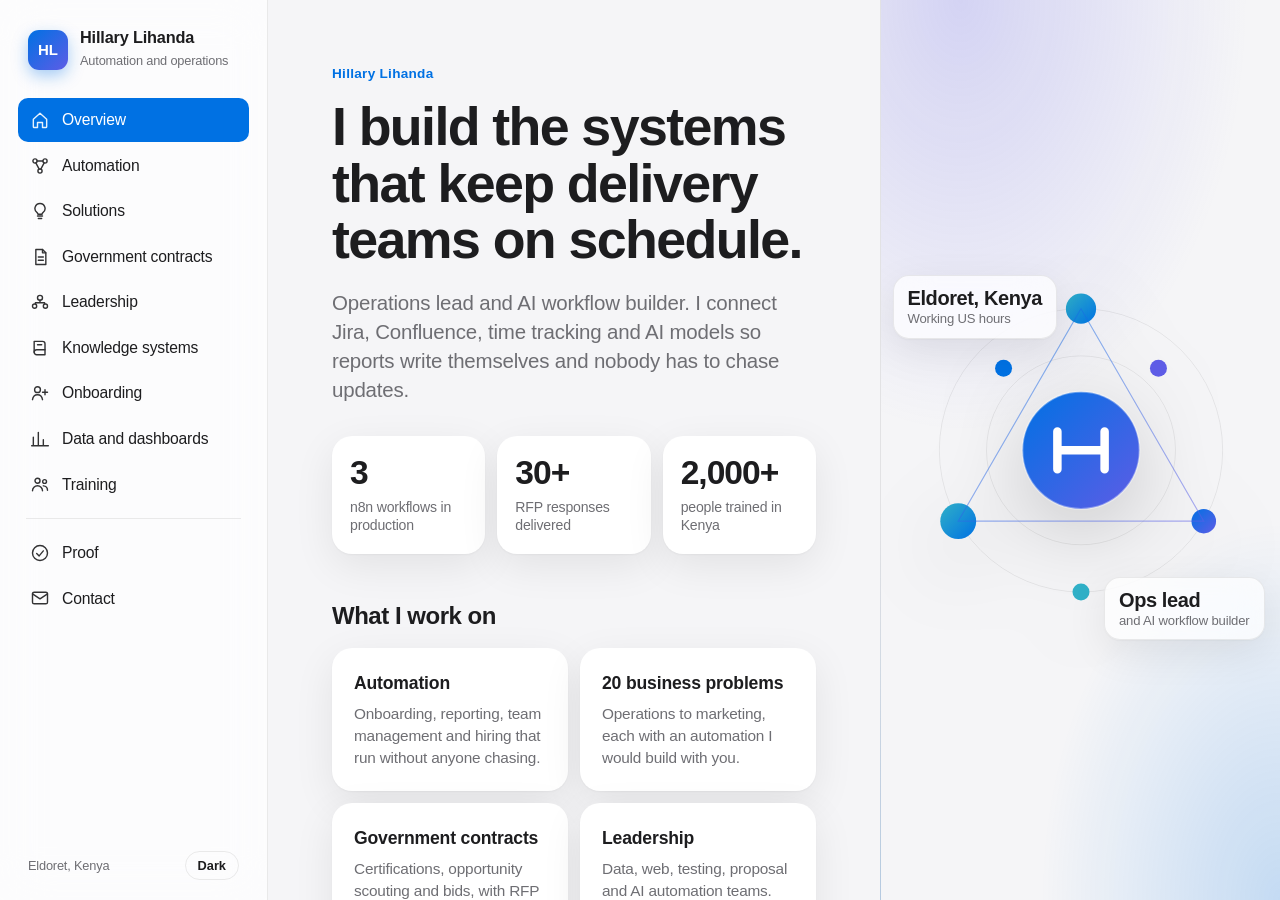
<file: index.html>
<!doctype html>
<html lang="en">
<head>
<meta charset="utf-8">
<meta name="viewport" content="width=device-width, initial-scale=1">
<title>Hillary Lihanda | AI workflow automation and operations</title>
<meta name="description" content="Hillary Lihanda builds production AI workflows and runs operations for delivery and proposal teams. Based in Eldoret, Kenya, working US hours.">
<link rel="icon" href="data:image/svg+xml,%3Csvg xmlns='http://www.w3.org/2000/svg' viewBox='0 0 32 32'%3E%3Crect width='32' height='32' rx='8' fill='%230071e3'/%3E%3Cpath d='M9 9v14M23 9v14M9 16h14' stroke='white' stroke-width='3' fill='none'/%3E%3C/svg%3E">
<link rel="stylesheet" href="app.css">
</head>
<body>
<a class="skip" href="#main">Skip to content</a>
<div class="app">
  <aside class="side">
    <a class="brand" href="#overview" aria-label="Hillary Lihanda, overview"><span class="logo">HL</span><div><b>Hillary Lihanda</b><span>Automation and operations</span></div></a>
    <nav aria-label="Sections"><ul class="nav"><li><a href="#overview" data-cat="overview"><svg viewBox="0 0 24 24" aria-hidden="true"><path d="M4 11l8-7 8 7v9a1 1 0 0 1-1 1h-4v-6H9v6H5a1 1 0 0 1-1-1z"/></svg>Overview</a></li><li><a href="#automation" data-cat="automation"><svg viewBox="0 0 24 24" aria-hidden="true"><circle cx="6" cy="6" r="2.5"/><circle cx="18" cy="6" r="2.5"/><circle cx="12" cy="18" r="2.5"/><path d="M8.5 6h7M7 8.2l4 7.5M17 8.2l-4 7.5"/></svg>Automation</a></li><li><a href="#solutions" data-cat="solutions"><svg viewBox="0 0 24 24" aria-hidden="true"><path d="M9 18h6M10 21h4M12 3a6 6 0 0 0-3.5 10.9c.6.5 1 1.2 1 2.1h5c0-.9.4-1.6 1-2.1A6 6 0 0 0 12 3z"/></svg>Solutions</a></li><li><a href="#proposals" data-cat="proposals"><svg viewBox="0 0 24 24" aria-hidden="true"><path d="M7 3h8l4 4v14H7z"/><path d="M15 3v4h4M10 12h6M10 16h6"/></svg>Government contracts</a></li><li><a href="#leadership" data-cat="leadership"><svg viewBox="0 0 24 24" aria-hidden="true"><circle cx="12" cy="7" r="3"/><circle cx="5.5" cy="17" r="2.5"/><circle cx="18.5" cy="17" r="2.5"/><path d="M12 10v3M12 13H6.5v1.5M12 13h5.5v1.5"/></svg>Leadership</a></li><li><a href="#knowledge" data-cat="knowledge"><svg viewBox="0 0 24 24" aria-hidden="true"><path d="M5 4h10a3 3 0 0 1 3 3v13H8a3 3 0 0 1-3-3z"/><path d="M5 17a3 3 0 0 1 3-3h10M9 8h5"/></svg>Knowledge systems</a></li><li><a href="#onboarding" data-cat="onboarding"><svg viewBox="0 0 24 24" aria-hidden="true"><circle cx="9" cy="8" r="3.5"/><path d="M3 20c.5-4 3-6 6-6s5.500 2 6 6M18 8v6M15 11h6"/></svg>Onboarding</a></li><li><a href="#data" data-cat="data"><svg viewBox="0 0 24 24" aria-hidden="true"><path d="M4 20V10M10 20V4M16 20v-7M22 20H2"/></svg>Data and dashboards</a></li><li><a href="#training" data-cat="training"><svg viewBox="0 0 24 24" aria-hidden="true"><circle cx="9" cy="8" r="3"/><path d="M3 20c0-3.3 2.7-6 6-6s6 2.7 6 6"/><circle cx="17.5" cy="9" r="2.3"/><path d="M16 14.2c3 .2 5 2.4 5 5.3"/></svg>Training</a></li><li class="sep" role="presentation"></li><li><a href="#proof" data-cat="proof"><svg viewBox="0 0 24 24" aria-hidden="true"><circle cx="12" cy="12" r="9"/><path d="M8 12.5l3 3 5-6"/></svg>Proof</a></li><li><a href="#contact" data-cat="contact"><svg viewBox="0 0 24 24" aria-hidden="true"><rect x="3" y="5" width="18" height="14" rx="2"/><path d="M3 7l9 6 9-6"/></svg>Contact</a></li></ul></nav>
    <div class="side-foot"><span>Eldoret, Kenya</span><button type="button" class="theme-toggle" aria-label="Switch colour theme">Dark</button></div>
  </aside>
  <main class="main" id="main" tabindex="-1"><section class="detail" id="overview" data-cat="overview" aria-labelledby="overview-h"><p class="fx eyebrow" style="--i:0">Hillary Lihanda</p><h1 id="overview-h">I build the systems that keep delivery teams on schedule.</h1>
<p class="lede fx" style="--i:2">Operations lead and AI workflow builder. I connect Jira, Confluence, time tracking and AI models so reports write themselves and nobody has to chase updates.</p>
<div class="tiles fx" style="--i:3"><div class="tile"><b data-count="3">3</b><span>n8n workflows in production</span></div><div class="tile"><b data-count="30" data-suffix="+">30+</b><span>RFP responses delivered</span></div><div class="tile"><b data-count="2000" data-suffix="+">2,000+</b><span>people trained in Kenya</span></div></div>
<h2 class="fx" style="--i:4">What I work on</h2>
<div class="cards fx" style="--i:5"><a class="card" href="#automation"><h3>Automation</h3><p>Onboarding, reporting, team management and hiring that run without anyone chasing.</p></a><a class="card" href="#solutions"><h3>20 business problems</h3><p>Operations to marketing, each with an automation I would build with you.</p></a><a class="card" href="#proposals"><h3>Government contracts</h3><p>Certifications, opportunity scouting and bids, with RFP drafting cut from about a week to two days.</p></a><a class="card" href="#leadership"><h3>Leadership</h3><p>Data, web, testing, proposal and AI automation teams.</p></a><a class="card" href="#training"><h3>Training</h3><p>AI and automation skills for young people and field teams.</p></a></div>
<div class="btnrow fx" style="--i:6"><a class="btn primary" href="#contact" data-intent="hello">Work with me</a><a class="btn soft" href="#proof">See the proof</a></div></section><section class="detail" id="automation" data-cat="automation" hidden aria-labelledby="automation-h"><p class="fx eyebrow">Automation</p><h1 id="automation-h" class="fx" style="--i:1">I automate the daily work that keeps a business running.</h1>
<p class="lede fx" style="--i:2">Onboarding, reporting, team management, opportunity scouting, hiring. If a task repeats every week and depends on someone remembering, I turn it into a system that runs on its own and tells you when it needs a human.</p>
<ul class="list fx" style="--i:3"><li><b>Onboarding.</b> Accounts, folders, checklists and welcome messages from one form.</li><li><b>Reporting.</b> Weekly activity and hours reports drafted by AI and sent to management, across Jira, Tempo and Confluence.</li><li><b>Team management.</b> Reminders that escalate, duplicate checks, manager copies and a log of who was told what.</li><li><b>RFP scouting and tracking.</b> A system built on Claude that scouts Sam.gov, FindRFP and other third-party sources for new opportunities, updates Trello, notifies the manager and lists the RFPs that need action.</li><li><b>Hiring funnel.</b> A Google Sheets model connected to hiring sites that tracks every candidate through each stage.</li><li><b>Meetings.</b> Transcripts turned into decisions, owners and tasks.</li></ul>
<h2 class="fx" style="--i:4">Built to last, built to cost less</h2>
<ul class="list fx" style="--i:5"><li><b>The right tool for the price.</b> Self-hosted n8n, Make or Zapier, chosen by what is cheapest at your volume.</li><li><b>MCPs and APIs.</b> AI that acts inside your tools, and direct integrations where a connector does not exist.</li><li><b>Adaptable.</b> Workflows are modular, so changing a tool or a rule does not mean rebuilding.</li><li><b>Always on.</b> Monitoring, retries and failure alerts so nothing breaks quietly.</li></ul>
<h2 class="fx" style="--i:6">Works with</h2>
<ul class="chips fx" style="--i:6"><li>n8n</li><li>Make</li><li>Zapier</li><li>Claude</li><li>OpenAI</li><li>Jira</li><li>Tempo</li><li>Confluence</li><li>Trello</li><li>Slack</li><li>Google Workspace</li><li>Airtable</li></ul>
<p class="note fx" style="--i:7">Learning behind it: n8n Workflow Automation, ChatGPT 101 and NLP and text mining. <a href="#proof">See the certificates</a>.</p><div class="btnrow fx" style="--i:7"><a class="btn primary" href="#solutions">See 20 business problems</a><a class="btn soft" href="case-ops-automation.html">Watch a walkthrough</a><a class="btn soft" href="#contact" data-intent="automation">Tell me your process</a></div></section><section class="detail" id="solutions" data-cat="solutions" hidden aria-labelledby="solutions-h"><p class="fx eyebrow">Solutions</p><h1 id="solutions-h" class="fx" style="--i:1">Twenty business problems I would solve with you.</h1>
<p class="lede fx" style="--i:2">Not advice and not a slide deck. I sit with the people who do the work, build the automation on your real data, and stay until it runs.</p>
<div class="tiles fx" style="--i:3"><div class="tile"><b>11 hrs</b><span>a week UK owners spend on admin and finance</span></div><div class="tile"><b>76% / 14%</b><span>of small firms use AI, but only 14% run it in core operations</span></div><div class="tile"><b>49%</b><span>of AI users cite a lack of technical expertise</span></div></div>

<h2 class="fx" style="--i:4">The gap is implementation</h2>
<p class="fx" style="--i:4">Most small firms already try AI. Few get it into the daily running of the business, and the same survey names the reasons: privacy worries, no in-house expertise and difficulty choosing tools. That gap is the work I do. I choose the tools, connect them, test them on your data and train your people to own the result.</p>
<h2 class="fx" style="--i:5">How we work together</h2>
<ol class="steps fx" style="--i:5"><li><b>Pick the one process that hurts most.</b> One, not ten.</li><li><b>Map it with the people who do it.</b> They know where it breaks.</li><li><b>Build the smallest version that runs on real data.</b> You see results while it is still small.</li><li><b>Run it, watch it, hand it over.</b> Alerts, retries and written instructions so it keeps working without me.</li></ol>
<h2 class="fx" style="--i:6">Why the stack costs less</h2>
<p class="fx" style="--i:6">I am tool-agnostic and cost-driven. I use self-hosted n8n, Make or Zapier, whichever is cheapest for your volume, plus direct APIs and MCP servers that let AI act inside the tools you already pay for. One third-party comparison prices 10,000 runs of an eight-step workflow at roughly $250 to $400 a month on Zapier Team, about $65 on n8n Cloud, and $10 to $15 self-hosted, so the choice matters (<a href="https://peliqan.io/blog/n8n-vs-zapier/" rel="noopener">Peliqan estimate</a>, check current vendor prices). Every workflow includes monitoring and failure alerts, so it stays available when you are asleep.</p>
<h2 class="fx" style="--i:7">The twenty</h2>
<p class="fx" style="--i:7">9 are things I have already delivered. The rest are blueprints I would adapt to your business. Open any one to see how it flows.</p>
<div class="filters fx" id="sol-filters" role="group" aria-label="Filter by area" style="--i:7"><button type="button" class="filter on" data-g="">All 20</button><button type="button" class="filter" data-g="Operations">Operations</button><button type="button" class="filter" data-g="Sales">Sales</button><button type="button" class="filter" data-g="Marketing">Marketing</button><button type="button" class="filter" data-g="Finance">Finance</button><button type="button" class="filter" data-g="People">People</button><button type="button" class="filter" data-g="Compliance">Compliance</button><button type="button" class="filter" data-g="Service">Service</button></div>
<div class="sols fx" style="--i:8"><details class="sol" data-group="Operations"><summary><span class="n">01</span><span class="t"><b>Weekly reports that nobody has time to write</b><em>Operations</em></span><span class="chip">Delivered</span></summary><div class="sol-body"><p><strong>The problem.</strong> Managers lose hours every week turning ticket comments and time logs into a status report.</p><ol class="flow4"><li style="--i:0"><span class="k">Trigger</span><b>Every Friday</b><span class="s">Scheduler</span></li><li style="--i:1"><span class="k">Process</span><b>Read board and hours</b><span class="s">Jira, Tempo</span></li><li style="--i:2"><span class="k">AI</span><b>Draft each report</b><span class="s">Claude or OpenAI</span></li><li style="--i:3"><span class="k">Result</span><b>Page and PDF sent</b><span class="s">Confluence, email</span></li></ol><p><strong>What I build with you.</strong> A scheduled workflow reads the board and the time tracker, keeps this week only, has an AI model draft each person&#x27;s report in a fixed structure, publishes it and emails the PDF. If a step fails, an alert goes out.</p><ul class="chips"><li>n8n</li><li>Jira</li><li>Tempo</li><li>Confluence</li><li>Claude</li></ul></div></details><details class="sol" data-group="Operations"><summary><span class="n">02</span><span class="t"><b>Work that never gets logged</b><em>Operations</em></span><span class="chip">Delivered</span></summary><div class="sol-body"><p><strong>The problem.</strong> Delivery data is incomplete because people forget to update the board, so every report starts with chasing.</p><ol class="flow4"><li style="--i:0"><span class="k">Trigger</span><b>Wed, Thu, Fri</b><span class="s">Scheduler</span></li><li style="--i:1"><span class="k">Process</span><b>Find who is quiet</b><span class="s">Jira</span></li><li style="--i:2"><span class="k">Rule</span><b>Pick the right tone</b><span class="s">Escalation rules</span></li><li style="--i:3"><span class="k">Result</span><b>Reminder and log</b><span class="s">Email, Google Sheets</span></li></ol><p><strong>What I build with you.</strong> Reminders go only to people with no activity, escalate day by day, copy the manager on the last one and log who was reminded so nobody gets nagged twice.</p><ul class="chips"><li>n8n</li><li>Jira</li><li>Google Sheets</li><li>Email</li></ul></div></details><details class="sol" data-group="Operations"><summary><span class="n">03</span><span class="t"><b>New hires and clients wait days to get set up</b><em>Operations</em></span><span class="chip">Delivered</span></summary><div class="sol-body"><p><strong>The problem.</strong> Accounts, folders, access and welcome messages depend on one person remembering every step.</p><ol class="flow4"><li style="--i:0"><span class="k">Trigger</span><b>Onboarding form</b><span class="s">Google Forms</span></li><li style="--i:1"><span class="k">Process</span><b>Create folder, checklist</b><span class="s">Workspace APIs</span></li><li style="--i:2"><span class="k">Rule</span><b>Assign checklist</b><span class="s">Trello or Jira</span></li><li style="--i:3"><span class="k">Result</span><b>Welcome and tracker</b><span class="s">Email, Sheets</span></li></ol><p><strong>What I build with you.</strong> One form starts the whole sequence: accounts and folders are created, the checklist is assigned with owners and dates, the welcome sequence goes out and progress shows on a single tracker.</p><ul class="chips"><li>n8n</li><li>Google Workspace</li><li>Trello</li><li>Slack</li></ul></div></details><details class="sol" data-group="Operations"><summary><span class="n">04</span><span class="t"><b>Knowledge that lives in people&#x27;s heads</b><em>Operations</em></span><span class="chip">Delivered</span></summary><div class="sol-body"><p><strong>The problem.</strong> The same questions go to the same two people, and answers differ depending on who you ask.</p><ol class="flow4"><li style="--i:0"><span class="k">Trigger</span><b>Question in Slack</b><span class="s">Slack</span></li><li style="--i:1"><span class="k">Process</span><b>Search your documents</b><span class="s">Drive, vector search</span></li><li style="--i:2"><span class="k">AI</span><b>Answer with source</b><span class="s">Claude</span></li><li style="--i:3"><span class="k">Result</span><b>Reply and gap log</b><span class="s">Slack, Sheets</span></li></ol><p><strong>What I build with you.</strong> Your SOPs and policies become a searchable assistant inside Slack or Teams. It answers from your documents, shows its source and says so when it does not know.</p><ul class="chips"><li>Claude API</li><li>Slack</li><li>Google Drive</li><li>n8n</li></ul></div></details><details class="sol" data-group="Operations"><summary><span class="n">05</span><span class="t"><b>Meetings that produce no follow-through</b><em>Operations</em></span><span class="chip">Delivered</span></summary><div class="sol-body"><p><strong>The problem.</strong> Decisions are made on a call and forgotten by Thursday.</p><ol class="flow4"><li style="--i:0"><span class="k">Trigger</span><b>Meeting ends</b><span class="s">Calendar, recorder</span></li><li style="--i:1"><span class="k">Process</span><b>Read the transcript</b><span class="s">Transcript API</span></li><li style="--i:2"><span class="k">AI</span><b>Extract actions</b><span class="s">Claude</span></li><li style="--i:3"><span class="k">Result</span><b>Tasks created</b><span class="s">Jira, Trello</span></li></ol><p><strong>What I build with you.</strong> The transcript is turned into decisions, action items, owners and dates, and the actions land in the task tool. Anything unassigned is flagged back to the organiser.</p><ul class="chips"><li>Claude</li><li>n8n</li><li>Jira</li><li>Google Calendar</li></ul></div></details><details class="sol" data-group="Operations"><summary><span class="n">06</span><span class="t"><b>Approvals stuck in inboxes</b><em>Operations</em></span><span class="chip soft">Blueprint</span></summary><div class="sol-body"><p><strong>The problem.</strong> Purchases, leave and contracts wait for a signature nobody knows is waiting.</p><ol class="flow4"><li style="--i:0"><span class="k">Trigger</span><b>Request submitted</b><span class="s">Form</span></li><li style="--i:1"><span class="k">Process</span><b>Route to approver</b><span class="s">Rules</span></li><li style="--i:2"><span class="k">Rule</span><b>Remind, then escalate</b><span class="s">Timers</span></li><li style="--i:3"><span class="k">Result</span><b>Decision logged</b><span class="s">Sheets, email</span></li></ol><p><strong>What I build with you.</strong> Requests go to the approver in Slack with one-click buttons, a reminder after a set time and an automatic escalation. Every decision is logged for audit.</p><ul class="chips"><li>n8n</li><li>Slack</li><li>Google Sheets</li></ul></div></details><details class="sol" data-group="Sales"><summary><span class="n">07</span><span class="t"><b>Leads go cold before anyone replies</b><em>Sales</em></span><span class="chip soft">Blueprint</span></summary><div class="sol-body"><p><strong>The problem.</strong> Enquiries arrive at night or in a busy hour and the first reply comes a day later.</p><ol class="flow4"><li style="--i:0"><span class="k">Trigger</span><b>New enquiry</b><span class="s">Web form, ads</span></li><li style="--i:1"><span class="k">Process</span><b>Enrich and score</b><span class="s">Company data APIs</span></li><li style="--i:2"><span class="k">AI</span><b>Draft first reply</b><span class="s">Claude</span></li><li style="--i:3"><span class="k">Result</span><b>Owner alerted, CRM updated</b><span class="s">Slack, CRM</span></li></ol><p><strong>What I build with you.</strong> Every enquiry is captured, enriched, scored and routed to the right person within minutes. A reply is drafted for approval, and the CRM record is created without anyone typing.</p><ul class="chips"><li>n8n</li><li>HubSpot or Airtable</li><li>Claude</li><li>Slack</li></ul></div></details><details class="sol" data-group="Sales"><summary><span class="n">08</span><span class="t"><b>A pipeline nobody trusts</b><em>Sales</em></span><span class="chip soft">Blueprint</span></summary><div class="sol-body"><p><strong>The problem.</strong> Deal stages are out of date, so forecasts are guesses.</p><ol class="flow4"><li style="--i:0"><span class="k">Trigger</span><b>Email or meeting</b><span class="s">Gmail, Calendar</span></li><li style="--i:1"><span class="k">Process</span><b>Match to the deal</b><span class="s">CRM API</span></li><li style="--i:2"><span class="k">AI</span><b>Summarise and score</b><span class="s">Claude</span></li><li style="--i:3"><span class="k">Result</span><b>Record and digest</b><span class="s">CRM, Slack</span></li></ol><p><strong>What I build with you.</strong> Email and calendar activity updates the CRM automatically. Stalled deals are flagged and a short pipeline digest reaches the owner every Monday.</p><ul class="chips"><li>n8n</li><li>CRM</li><li>Gmail</li><li>Claude</li></ul></div></details><details class="sol" data-group="Sales"><summary><span class="n">09</span><span class="t"><b>Proposals that take a week to draft</b><em>Sales</em></span><span class="chip">Delivered</span></summary><div class="sol-body"><p><strong>The problem.</strong> Good bids are lost to slow drafting and compliance slips, not to weak ideas.</p><ol class="flow4"><li style="--i:0"><span class="k">Trigger</span><b>Solicitation arrives</b><span class="s">Upload</span></li><li style="--i:1"><span class="k">Process</span><b>Compliance matrix</b><span class="s">Claude skill</span></li><li style="--i:2"><span class="k">AI</span><b>Draft by section</b><span class="s">Approval gates</span></li><li style="--i:3"><span class="k">Result</span><b>Reviewed response</b><span class="s">Checklist</span></li></ol><p><strong>What I build with you.</strong> Claude skills read the solicitation, build a compliance matrix, support a go or no-go call, then draft one section at a time with approval after each and final review gates.</p><ul class="chips"><li>Claude skills</li><li>Google Docs</li><li>Drive</li></ul></div></details><details class="sol" data-group="Sales"><summary><span class="n">10</span><span class="t"><b>Missing the right contracts to bid on</b><em>Sales</em></span><span class="chip">Delivered</span></summary><div class="sol-body"><p><strong>The problem.</strong> Opportunities are posted across many portals and the team finds them late or not at all.</p><ol class="flow4"><li style="--i:0"><span class="k">Trigger</span><b>Daily scan</b><span class="s">Scheduler</span></li><li style="--i:1"><span class="k">Process</span><b>Scout all sources</b><span class="s">Sam.gov, FindRFP, others</span></li><li style="--i:2"><span class="k">AI</span><b>Score the fit</b><span class="s">Claude</span></li><li style="--i:3"><span class="k">Result</span><b>Trello card, manager alert</b><span class="s">Trello, email</span></li></ol><p><strong>What I build with you.</strong> A scouting system built on Claude searches Sam.gov, FindRFP and other third-party sources, scores each opportunity against your profile and updates Trello. The manager is notified and sees which RFPs need action.</p><ul class="chips"><li>Claude</li><li>Trello</li><li>n8n</li><li>Sam.gov</li></ul></div></details><details class="sol" data-group="Marketing"><summary><span class="n">11</span><span class="t"><b>Content that is irregular because it is hard</b><em>Marketing</em></span><span class="chip soft">Blueprint</span></summary><div class="sol-body"><p><strong>The problem.</strong> The founder has ideas but posting depends on free time.</p><ol class="flow4"><li style="--i:0"><span class="k">Trigger</span><b>Idea added</b><span class="s">Sheet or form</span></li><li style="--i:1"><span class="k">Process</span><b>Pull brand voice</b><span class="s">Style guide</span></li><li style="--i:2"><span class="k">AI</span><b>Draft per channel</b><span class="s">Claude</span></li><li style="--i:3"><span class="k">Result</span><b>Approved and scheduled</b><span class="s">Buffer, Sheets</span></li></ol><p><strong>What I build with you.</strong> One idea becomes drafts for each channel in your voice. They go to an approval queue and publish on schedule. Nothing posts without a human yes.</p><ul class="chips"><li>Claude</li><li>n8n</li><li>Google Sheets</li><li>Buffer</li></ul></div></details><details class="sol" data-group="Marketing"><summary><span class="n">12</span><span class="t"><b>No idea what customers are saying</b><em>Marketing</em></span><span class="chip soft">Blueprint</span></summary><div class="sol-body"><p><strong>The problem.</strong> Reviews and comments are scattered, and bad ones are found by accident.</p><ol class="flow4"><li style="--i:0"><span class="k">Trigger</span><b>New review</b><span class="s">Review sites, APIs</span></li><li style="--i:1"><span class="k">Process</span><b>Collect and de-duplicate</b><span class="s">n8n</span></li><li style="--i:2"><span class="k">AI</span><b>Tag theme and mood</b><span class="s">Claude</span></li><li style="--i:3"><span class="k">Result</span><b>Alert and weekly digest</b><span class="s">Slack, email</span></li></ol><p><strong>What I build with you.</strong> Reviews from every site are collected, grouped into themes and summarised weekly. A negative review alerts the owner within the hour with a drafted reply.</p><ul class="chips"><li>n8n</li><li>Claude</li><li>Slack</li></ul></div></details><details class="sol" data-group="Marketing"><summary><span class="n">13</span><span class="t"><b>Marketing spend nobody can connect to revenue</b><em>Marketing</em></span><span class="chip soft">Blueprint</span></summary><div class="sol-body"><p><strong>The problem.</strong> Ads, CRM and spreadsheets each tell a different story.</p><ol class="flow4"><li style="--i:0"><span class="k">Trigger</span><b>Every night</b><span class="s">Scheduler</span></li><li style="--i:1"><span class="k">Process</span><b>Pull ads, CRM, sales</b><span class="s">APIs</span></li><li style="--i:2"><span class="k">Rule</span><b>Join and clean</b><span class="s">Rules</span></li><li style="--i:3"><span class="k">Result</span><b>One live dashboard</b><span class="s">Sheets, Looker Studio</span></li></ol><p><strong>What I build with you.</strong> Spend, leads and closed deals flow into one sheet or dashboard that updates daily and shows cost per lead and per customer by channel.</p><ul class="chips"><li>n8n</li><li>Google Sheets</li><li>Looker Studio</li></ul></div></details><details class="sol" data-group="Finance"><summary><span class="n">14</span><span class="t"><b>Invoices chased by hand</b><em>Finance</em></span><span class="chip soft">Blueprint</span></summary><div class="sol-body"><p><strong>The problem.</strong> Cash is late because chasing is awkward and easy to postpone.</p><ol class="flow4"><li style="--i:0"><span class="k">Trigger</span><b>Invoice overdue</b><span class="s">Accounting API</span></li><li style="--i:1"><span class="k">Process</span><b>Check payment status</b><span class="s">Bank feed</span></li><li style="--i:2"><span class="k">Rule</span><b>Choose the next step</b><span class="s">Escalation ladder</span></li><li style="--i:3"><span class="k">Result</span><b>Reminder sent, owner told</b><span class="s">Email, Slack</span></li></ol><p><strong>What I build with you.</strong> Overdue invoices are detected each morning and a polite, escalating sequence goes out with a payment link. When a payment lands, the chasing stops.</p><ul class="chips"><li>n8n</li><li>Accounting tool</li><li>Email</li></ul></div></details><details class="sol" data-group="Finance"><summary><span class="n">15</span><span class="t"><b>Receipts and expenses in a heap</b><em>Finance</em></span><span class="chip soft">Blueprint</span></summary><div class="sol-body"><p><strong>The problem.</strong> Month-end means a day of sorting photos and statements.</p><ol class="flow4"><li style="--i:0"><span class="k">Trigger</span><b>Receipt received</b><span class="s">Email, phone</span></li><li style="--i:1"><span class="k">Process</span><b>Read the receipt</b><span class="s">OCR</span></li><li style="--i:2"><span class="k">AI</span><b>Categorise</b><span class="s">Claude</span></li><li style="--i:3"><span class="k">Result</span><b>Ledger and month-end pack</b><span class="s">Sheets</span></li></ol><p><strong>What I build with you.</strong> Receipts forwarded or photographed are read, categorised and written to the ledger sheet. A month-end pack is assembled with the gaps listed.</p><ul class="chips"><li>n8n</li><li>Google Sheets</li><li>Claude</li></ul></div></details><details class="sol" data-group="People"><summary><span class="n">16</span><span class="t"><b>Hiring that is slow and inconsistent</b><em>People</em></span><span class="chip">Delivered</span></summary><div class="sol-body"><p><strong>The problem.</strong> Applications sit unread, and each candidate is judged on different things.</p><ol class="flow4"><li style="--i:0"><span class="k">Trigger</span><b>New applicant</b><span class="s">Job sites</span></li><li style="--i:1"><span class="k">Process</span><b>Add to funnel</b><span class="s">Google Sheets</span></li><li style="--i:2"><span class="k">AI</span><b>Score against criteria</b><span class="s">Claude</span></li><li style="--i:3"><span class="k">Result</span><b>Shortlist and status mail</b><span class="s">Calendar, email</span></li></ol><p><strong>What I build with you.</strong> A funnel model in Google Sheets connects to your job sites. Candidates are tracked through every stage, scored against the same criteria, scheduled and updated by email without manual copying.</p><ul class="chips"><li>Google Sheets</li><li>n8n</li><li>Claude</li><li>Google Calendar</li></ul></div></details><details class="sol" data-group="People"><summary><span class="n">17</span><span class="t"><b>New tools that nobody uses</b><em>People</em></span><span class="chip">Delivered</span></summary><div class="sol-body"><p><strong>The problem.</strong> The software is bought, the training is a one-hour call and the team goes back to spreadsheets.</p><ol class="flow4"><li style="--i:0"><span class="k">Trigger</span><b>Tool launched</b><span class="s">Kickoff</span></li><li style="--i:1"><span class="k">Process</span><b>Train on real tasks</b><span class="s">Workshop</span></li><li style="--i:2"><span class="k">Rule</span><b>Track usage</b><span class="s">Dashboard</span></li><li style="--i:3"><span class="k">Result</span><b>Follow-up for the stuck</b><span class="s">Check-ins</span></li></ol><p><strong>What I build with you.</strong> Short hands-on training built on your own workflows, followed by usage tracking that shows who is stuck so help arrives in week two, not month three.</p><ul class="chips"><li>Training</li><li>Power BI or Sheets</li><li>Slack</li></ul></div></details><details class="sol" data-group="Compliance"><summary><span class="n">18</span><span class="t"><b>Certifications and registrations that quietly lapse</b><em>Compliance</em></span><span class="chip soft">Blueprint</span></summary><div class="sol-body"><p><strong>The problem.</strong> A missed renewal can lock a business out of contracts it was qualified for.</p><ol class="flow4"><li style="--i:0"><span class="k">Trigger</span><b>Daily check</b><span class="s">Scheduler</span></li><li style="--i:1"><span class="k">Process</span><b>Compare dates</b><span class="s">Register sheet</span></li><li style="--i:2"><span class="k">Rule</span><b>Pick the alert level</b><span class="s">Rules</span></li><li style="--i:3"><span class="k">Result</span><b>Owner alert and task</b><span class="s">Slack, Trello</span></li></ol><p><strong>What I build with you.</strong> Every certification, registration and licence goes into one register with renewal dates, owners and document links. Alerts start months ahead, not days.</p><ul class="chips"><li>n8n</li><li>Google Sheets</li><li>Slack</li></ul></div></details><details class="sol" data-group="Compliance"><summary><span class="n">19</span><span class="t"><b>Contract promises forgotten after the win</b><em>Compliance</em></span><span class="chip soft">Blueprint</span></summary><div class="sol-body"><p><strong>The problem.</strong> Deliverables and reporting dates sit in a PDF nobody reopens.</p><ol class="flow4"><li style="--i:0"><span class="k">Trigger</span><b>Contract signed</b><span class="s">Upload</span></li><li style="--i:1"><span class="k">Process</span><b>Read the document</b><span class="s">Claude</span></li><li style="--i:2"><span class="k">AI</span><b>Extract obligations</b><span class="s">Claude</span></li><li style="--i:3"><span class="k">Result</span><b>Tracker and reminders</b><span class="s">Sheets, Jira</span></li></ol><p><strong>What I build with you.</strong> The contract is read once, obligations and dates are pulled into a tracker with owners, and reminders arrive before each deadline.</p><ul class="chips"><li>Claude</li><li>Google Sheets</li><li>Jira</li></ul></div></details><details class="sol" data-group="Service"><summary><span class="n">20</span><span class="t"><b>The same support questions, again and again</b><em>Service</em></span><span class="chip soft">Blueprint</span></summary><div class="sol-body"><p><strong>The problem.</strong> Staff answer the same ten questions all week, and customers wait for them.</p><ol class="flow4"><li style="--i:0"><span class="k">Trigger</span><b>Customer message</b><span class="s">Chat, email</span></li><li style="--i:1"><span class="k">Process</span><b>Search the knowledge base</b><span class="s">Vector search</span></li><li style="--i:2"><span class="k">AI</span><b>Answer or escalate</b><span class="s">Claude</span></li><li style="--i:3"><span class="k">Result</span><b>Reply or handoff</b><span class="s">Helpdesk</span></li></ol><p><strong>What I build with you.</strong> Customer questions are answered from your knowledge base with sources. Anything uncertain goes to a person with the context already attached.</p><ul class="chips"><li>Claude</li><li>n8n</li><li>Helpdesk tool</li></ul></div></details></div>
<div class="btnrow"><a class="btn primary" href="#contact" data-intent="automation">Tell me your hardest process</a><a class="btn soft" href="#proof">See the proof</a></div></section><section class="detail" id="proposals" data-cat="proposals" hidden aria-labelledby="proposals-h"><p class="fx eyebrow">Government contracts and proposals</p><h1 id="proposals-h" class="fx" style="--i:1">I help businesses win government contracts.</h1>
<p class="lede fx" style="--i:2">Winning is a process: find the right opportunities, be eligible, bid without compliance mistakes and deliver what you promised. I work on all four.</p>
<ul class="list fx" style="--i:3"><li><b>Eligibility.</b> I have helped organisations get onto key government-contracting certifications and registrations.</li><li><b>Finding the work.</b> A Claude-built scouting system watches Sam.gov, FindRFP and other third-party sources, scores each opportunity and updates Trello for the manager.</li><li><b>Bidding.</b> Claude skills build the compliance matrix, support a go or no-go call and draft one section at a time with approval after each.</li><li><b>Review.</b> Compliance and quality gates plus a submission checklist before anything goes out.</li></ul>
<p class="note fx" style="--i:4">More than 30 RFP responses. About a week became about two days. These are my own working-time estimates, not timesheet data.</p>
<div class="btnrow fx" style="--i:5"><a class="btn primary" href="case-claude-skills.html">Watch the walkthrough</a><a class="btn soft" href="#solutions">More solutions</a><a class="btn soft" href="#contact" data-intent="contracts">Get help with a bid</a></div></section><section class="detail" id="leadership" data-cat="leadership" hidden aria-labelledby="leadership-h"><p class="fx eyebrow">Leadership</p><h1 id="leadership-h" class="fx" style="--i:1">Leading the teams and the process behind them.</h1>
<p class="lede fx" style="--i:2">I keep several teams working to one rhythm: clear boards, written procedures, regular reporting and early warnings when something slips.</p>
<div class="cards fx" style="--i:3"><div class="card"><h3>Microhealth program teams</h3><p>Data, web development and testing teams, each with its own board and written operating procedure.</p></div><div class="card"><h3>Proposal team</h3><p>Opportunity intake, compliance matrices, bid decisions, writers and review before submission.</p></div><div class="card"><h3>AI automation team</h3><p>Which processes to automate first, how workflows are built, documented and monitored.</p></div><div class="card"><h3>How I lead</h3><p>Procedure first, a fixed weekly report, automated chasing, review before anything goes to the client.</p></div></div>
<p class="note fx" style="--i:4">Formal grounding: Project Management Fundamentals and Agile Metrics. <a href="#proof">See the certificates</a>.</p><div class="btnrow fx" style="--i:4"><a class="btn primary" href="team-leadership.html">Read more</a><a class="btn soft" href="#data">Boards and dashboards</a></div></section><section class="detail" id="knowledge" data-cat="knowledge" hidden aria-labelledby="knowledge-h"><p class="fx eyebrow">Knowledge systems</p><h1 id="knowledge-h" class="fx" style="--i:1">Helping your team find the right document, and trust it.</h1>
<p class="lede fx" style="--i:2">Most organisations do not lack knowledge. They lack one place to find it, a rule for naming it and someone who keeps it current. I design that system and get people to use it.</p>
<h2 class="fx" style="--i:3">What a good system looks like</h2>
<div class="cards fx" style="--i:3"><div class="card"><h3>One front door</h3><p>One place to look, with one search box. If staff ask &quot;is it on Drive, email or WhatsApp?&quot;, the system has failed.</p></div><div class="card"><h3>A simple structure</h3><p>Folders by function, three levels at most. One naming rule for every file.</p></div><div class="card"><h3>Owner and review date</h3><p>Every document has an owner, a status and a next review date. This is what makes it trustworthy.</p></div><div class="card"><h3>Champions, not policing</h3><p>One person per department, about two hours a month, backed by the COO. Standards are kept by influence.</p></div><div class="card"><h3>Built for the field</h3><p>Works on a phone with weak data. Short pages, checklists, a one-page summary on long documents.</p></div><div class="card"><h3>AI on a clean base</h3><p>An assistant that answers only from approved documents, shows its source and says when it does not know.</p></div></div>
<h2 class="fx" style="--i:4">Try a sample</h2>
<p class="fx" style="--i:4">Search the sample library below. Each file follows one naming rule, shows its owner area and review date, and overdue files are flagged. This is sample data to show the idea, not a client system.</p>
<div class="kdemo fx" style="--i:4"><input id="kd-q" type="search" placeholder="Search documents, for example finance" aria-label="Search sample documents"><ul id="kd-list"><li data-t="finance_policy_travel-expenses_v3_2026-08 finance"><b>Finance_Policy_Travel-Expenses_v3_2026-08</b><span>Finance | Next review 2027-02</span><em class="chip">Approved</em></li><li data-t="programs_sop_school-onboarding_v2_2026-06 programs"><b>Programs_SOP_School-Onboarding_v2_2026-06</b><span>Programs | Next review 2026-12</span><em class="chip">Approved</em></li><li data-t="hr_template_leave-request_v1_2025-09 hr"><b>HR_Template_Leave-Request_v1_2025-09</b><span>HR | Next review 2026-03</span><em class="chip warn">Review overdue</em></li><li data-t="supplychain_sop_supplier-checks_v4_2026-09 supply chain"><b>SupplyChain_SOP_Supplier-Checks_v4_2026-09</b><span>Supply Chain | Next review 2027-03</span><em class="chip">Approved</em></li><li data-t="field_guide_school-visit-checklist_v1_2026-10 operations"><b>Field_Guide_School-Visit-Checklist_v1_2026-10</b><span>Operations | Next review 2026-11</span><em class="chip soft">Draft</em></li><li data-t="finance_report_quarterly-close_v2_2025-11 finance"><b>Finance_Report_Quarterly-Close_v2_2025-11</b><span>Finance | Next review 2026-05</span><em class="chip warn">Review overdue</em></li></ul><p class="note" id="kd-empty" hidden>No match. In a real system this search is logged, because a search with no result is a document that needs writing.</p></div>
<h2 class="fx" style="--i:5">Case: a knowledge base that survives staff change</h2>
<p class="fx" style="--i:5">Real work with every client name, solicitation number and address removed. Two companies under shared management got the same Confluence structure.</p>
<div class="cards fx" style="--i:5"><div class="card"><h3>Before</h3><p>Files scattered across personal folders. No section telling a new person where to start. Government contract responses took longer because each began from a blank page. When someone left, their knowledge left with them.</p></div><div class="card"><h3>After</h3><p>One structured space per company: company profile with reusable text, pursuit tracker, past performance, compliance, procedures, a first-week checklist and lessons learned.</p></div><div class="card"><h3>How it stays trusted</h3><p>Every page shows its owner, status, last review date, sources and where it has been reused, with known gaps listed up front.</p></div></div>
<div class="shots fx" style="--i:5"><figure><a href="samples/kb-structure-a.png" target="_blank" rel="noopener"><img src="samples/kb-structure-a.png" alt="Anonymised map of a seven-section Confluence knowledge base with 52 pages" loading="lazy"></a><figcaption><b>Knowledge base A.</b> Seven sections, 52 pages. Open the image to enlarge.</figcaption></figure>
<figure><a href="samples/kb-structure-b.png" target="_blank" rel="noopener"><img src="samples/kb-structure-b.png" alt="Anonymised map of a second knowledge base using the same template, 41 pages" loading="lazy"></a><figcaption><b>Knowledge base B.</b> Same template, 41 pages. Its lessons learned section is still empty, and I say so.</figcaption></figure>
<figure><a href="samples/kb-page-template.png" target="_blank" rel="noopener"><img src="samples/kb-page-template.png" alt="Anonymised knowledge base page with owner, status, last reviewed, sources and used in fields" loading="lazy"></a><figcaption><b>One page.</b> Five fields so a reader can judge trust in seconds.</figcaption></figure>
<figure><a href="samples/training-reporting-storage.png" target="_blank" rel="noopener"><img src="samples/training-reporting-storage.png" alt="Folder structure of a youth training program reporting system" loading="lazy"></a><figcaption><b>Training program records.</b> Grouped by delivery mode, with a weekly report rhythm.</figcaption></figure></div>
<p class="fx" style="--i:5"><b>What I would improve:</b> assign every page owner, fill the empty lessons learned section, add a short quarterly scorecard and measure a baseline before the next build.</p>
<div class="btnrow fx" style="--i:5"><a class="btn primary" href="#contact" data-intent="knowledge">Talk to me about a knowledge system</a></div>
<h2 class="fx" style="--i:5">How I would roll it out</h2>
<ol class="steps fx" style="--i:5"><li><b>Days 1 to 30: listen and audit.</b> Interview each department, find where documents really live and what people ask each other most. Pick one pilot department.</li><li><b>Days 30 to 60: build the minimum.</b> Naming rule, folder structure, document statuses, a one-page champion role and a review cycle.</li><li><b>Days 60 to 90: prove it.</b> Move the pilot onto the system and measure how long five common documents take to find, before and after.</li><li><b>Then scale department by department.</b> Report four numbers each quarter: searches, most-used documents, overdue documents and monthly users.</li></ol>
<h2 class="fx" style="--i:6">What I bring</h2>
<ul class="list fx" style="--i:6"><li><b>Written procedures.</b> Operating procedures for the data, testing and web development teams, kept alongside their boards.</li><li><b>Documentation tools.</b> Confluence reporting pages and Jira board design for delivery teams.</li><li><b>Adoption.</b> I have trained more than 2,000 people in Kenya on digital tools, so getting people to use a system is part of how I work.</li><li><b>Data protection basics.</b> Completed security testing and network security courses, which matter when a knowledge base holds confidential documents. <a href="#proof">See the certificates</a>.</li><li><b>Honest scope.</b> The search demo above is sample data. The case study is real work with names removed, and the rollout plan is my blueprint.</li></ul>
<div class="btnrow fx" style="--i:7"><a class="btn primary" href="#contact" data-intent="knowledge">Talk to me about your documents</a><a class="btn soft" href="#solutions">See the 20 business problems</a></div></section><section class="detail" id="onboarding" data-cat="onboarding" hidden aria-labelledby="onboarding-h"><p class="fx eyebrow">Onboarding</p><h1 id="onboarding-h" class="fx" style="--i:1">An onboarding system, written down and mostly automated.</h1>
<p class="lede fx" style="--i:2">A new starter should not depend on who happens to be free. I write the procedure, assign an owner to every step and automate the repeat work, so each person starts the same way and the manager can see progress.</p>
<h2 class="fx" style="--i:3">Walk through the first 90 days</h2>
<p class="fx" style="--i:3">Choose a stage. Each task has an owner, and the ones marked Automated are triggered without anyone remembering. This is a sample plan, and I adapt it to each role.</p>
<div class="filters fx" id="onb-stages" role="group" aria-label="Onboarding stage" style="--i:3"><button type="button" class="filter on" data-s="0">Before day 1</button><button type="button" class="filter" data-s="1">Day 1</button><button type="button" class="filter" data-s="2">Week 1</button><button type="button" class="filter" data-s="3">Day 30</button><button type="button" class="filter" data-s="4">Day 60 to 90</button></div>
<div class="fx" style="--i:3"><div class="kdemo ostage" data-s="0"><ul><li><b>Send the welcome message and first-week plan</b><span>Owner: HR</span><em class="chip">Automated</em></li><li><b>Create email, chat and tool accounts</b><span>Owner: IT</span><em class="chip">Automated</em></li><li><b>Prepare equipment and workspace</b><span>Owner: IT</span></li><li><b>Assign a buddy and book the first-day meetings</b><span>Owner: Manager</span><em class="chip">Automated</em></li></ul></div><div class="kdemo ostage" data-s="1" hidden><ul><li><b>Welcome call and team introductions</b><span>Owner: Manager</span></li><li><b>Check every login works</b><span>Owner: New hire</span></li><li><b>Read the one-page &quot;how we work&quot; guide</b><span>Owner: New hire</span></li><li><b>One small first task with a clear finish</b><span>Owner: Buddy</span></li></ul></div><div class="kdemo ostage" data-s="2" hidden><ul><li><b>Role walkthrough with the written procedures</b><span>Owner: Manager</span></li><li><b>Shadow a colleague on a real task</b><span>Owner: Buddy</span></li><li><b>Complete required policy and safety reading</b><span>Owner: New hire</span><em class="chip">Automated</em></li><li><b>End-of-week check-in: what was unclear?</b><span>Owner: Manager</span></li></ul></div><div class="kdemo ostage" data-s="3" hidden><ul><li><b>First real deliverable, reviewed with feedback</b><span>Owner: Manager</span></li><li><b>30-day check-in against the written plan</b><span>Owner: Manager</span><em class="chip">Automated</em></li><li><b>New hire feedback on the onboarding itself</b><span>Owner: New hire</span><em class="chip">Automated</em></li></ul></div><div class="kdemo ostage" data-s="4" hidden><ul><li><b>Own one process end to end</b><span>Owner: New hire</span></li><li><b>Goals set for the next quarter</b><span>Owner: Manager</span></li><li><b>90-day review and handover to normal management</b><span>Owner: Manager</span></li></ul></div></div>
<h2 class="fx" style="--i:4">The written procedure</h2>
<p class="fx" style="--i:4">Every process gets a one-page procedure like this, so it still works when the person who built it is away.</p>
<div class="sop fx" style="--i:4"><h3>SOP: New starter onboarding</h3><dl><div><dt>Purpose</dt><dd>Every new starter is productive in their first week and knows who to ask.</dd></div><div><dt>Owner</dt><dd>People operations lead. Backup: the line manager.</dd></div><div><dt>Starts when</dt><dd>An offer is accepted.</dd></div><div><dt>Done when</dt><dd>The 90-day review is signed off and the new hire has given feedback on the process.</dd></div><div><dt>Review</dt><dd>Every six months, using new hire feedback.</dd></div></dl></div>
<h2 class="fx" style="--i:5">What the automation does</h2>
<ol class="steps fx" style="--i:5"><li><b>One form starts it.</b> The manager submits the new starter's name, role and start date.</li><li><b>A folder is created and IT is told.</b> The new starter gets a shared folder, and IT receives the account list with a deadline.</li><li><b>The checklist is assigned.</b> Each task lands with its owner and a due date in Jira, Trello or Sheets.</li><li><b>Reminders and a tracker.</b> Overdue tasks are chased, and the manager sees one progress view.</li></ol>
<h2 class="fx" style="--i:6">How we know it works</h2>
<div class="tiles fx" style="--i:6"><div class="tile"><b>Day 1</b><span>new starter can log in everywhere</span></div><div class="tile"><b>Week 1</b><span>first task finished</span></div><div class="tile"><b>Day 30</b><span>check-in completed on time</span></div></div>
<p class="note fx" style="--i:6">I track time to first finished task, check-in completion, and new hire feedback. Targets are agreed with you, not assumed.</p>
<ul class="list fx" style="--i:7"><li><b>What I have built.</b> Written procedures for several teams, and an automated onboarding workflow, with a folder, checklist, tracker, welcome emails and reminders from one form.</li><li><b>Also for clients.</b> The same pattern works for onboarding a new customer or a funded partner.</li></ul>
<div class="btnrow fx" style="--i:8"><a class="btn primary" href="#contact" data-intent="onboarding">Tell me how you onboard today</a><a class="btn soft" href="#knowledge">See knowledge systems</a></div></section><section class="detail" id="data" data-cat="data" hidden aria-labelledby="data-h"><p class="fx eyebrow">Data and dashboards</p><h1 id="data-h" class="fx" style="--i:1">Work trackers turned into reports people read.</h1>
<p class="lede fx" style="--i:2">Work tools already hold the facts: who did what, how long it took, what is late. I connect them so the answer reaches the manager without anyone assembling it by hand.</p>
<h2 class="fx" style="--i:3">Tools I have worked in</h2>
<ul class="chips fx" style="--i:4"><li>Jira</li><li>Tempo</li><li>Slack</li><li>Trello</li><li>ClickUp</li><li>Asana</li><li>Airtable</li><li>Google Sheets</li><li>Supabase</li><li>Power BI</li></ul>
<ul class="list fx" style="--i:5"><li><b>Board design.</b> Workflows, permissions and clean-up so the data is trustworthy.</li><li><b>Reporting.</b> Weekly activity and hours reports that build themselves.</li><li><b>Dashboards.</b> Power BI views of workflow impact, time saved and adoption, shared weekly.</li></ul>
<div class="btnrow fx" style="--i:6"><a class="btn primary" href="data-dashboards.html">Read more</a><a class="btn soft" href="#automation">See it in action</a></div></section><section class="detail" id="training" data-cat="training" hidden aria-labelledby="training-h"><p class="fx eyebrow">Training</p><h1 id="training-h" class="fx" style="--i:1">Teaching AI and automation to 2,000+ people.</h1>
<p class="lede fx" style="--i:2">I teach non-technical people to use AI and automation tools well enough to work with them the same day. Every session ends with something the learner built.</p>
<ul class="list fx" style="--i:3"><li><b>Young people in Kenya.</b> More than 2,000 trained on ChatGPT, Zapier, n8n, Airtable and Slack through the Ajira Digital programme.</li><li><b>Practical by design.</b> Each module is built around a real workflow, so participants leave with a working automation.</li><li><b>Refugee and humanitarian settings.</b> Operations and training coordination with the Norwegian Refugee Council in Dadaab.</li></ul>
<p class="note fx" style="--i:4">Keeping current: ChatGPT 101, NLP and text mining, n8n Workflow Automation. <a href="#proof">See the certificates</a>.</p><div class="btnrow fx" style="--i:4"><a class="btn primary" href="training.html">Read more</a><a class="btn soft" href="#contact" data-intent="workshop">Book a workshop</a></div></section><section class="detail" id="proof" data-cat="proof" hidden aria-labelledby="proof-h"><p class="fx eyebrow">Proof</p><h1 id="proof-h" class="fx" style="--i:1">The evidence behind every claim.</h1>
<p class="lede fx" style="--i:2">Filter by area. Figures marked estimate are my own working-time estimates, not timesheet data.</p>
<div class="filters" id="proof-filters" role="group" aria-label="Filter proof by area"></div>
<table class="proof"><thead><tr><th scope="col">Area</th><th scope="col">Proof</th><th scope="col">Result</th><th scope="col">Status</th><th scope="col">File</th></tr></thead><tbody id="proof-body"></tbody></table><h2 class="fx" style="--i:4">Courses and certificates</h2><p class="fx" style="--i:4">Short courses with certificates of completion. They show what I keep learning. The delivered work above is the real proof.</p><div class="certs fx" style="--i:4"><div class="card"><h3>AI and automation</h3><ul><li><b>n8n Workflow Automation</b><span>Great Learning</span> <a href="https://www.mygreatlearning.com/certificate/NWZVCHWN" target="_blank" rel="noopener">Verify</a></li><li><b>ChatGPT 101: What is ChatGPT?</b><span>Simplilearn, Dec 2023</span></li><li><b>Natural Language Processing and Text Mining</b><span>Simplilearn, Dec 2023</span></li></ul></div><div class="card"><h3>Project delivery</h3><ul><li><b>Project Management Fundamentals</b><span>Udemy, Dec 2024, 2.5 hours</span> <a href="https://ude.my/UC-095b8fa8-44be-47ec-ba62-112a917cc58e" target="_blank" rel="noopener">Verify</a></li><li><b>Agile Metrics for Agile Project Management</b><span>Udemy, Feb 2025, 2 hours</span> <a href="https://ude.my/UC-b2dd197b-ae43-4466-b8f4-dbad2e68d3e5" target="_blank" rel="noopener">Verify</a></li></ul></div><div class="card"><h3>Security and data protection</h3><ul><li><b>Security Testing Essential Training</b><span>LinkedIn Learning, May 2023, 3 hours 26 min</span></li><li><b>IT Security Foundations: Network Security</b><span>LinkedIn Learning, May 2023, 2 hours 16 min</span></li></ul></div></div></section><section class="detail" id="contact" data-cat="contact" hidden aria-labelledby="contact-h"><p class="fx eyebrow">Contact</p><h1 id="contact-h" class="fx" style="--i:1">Tell me what you need.</h1>
<p class="lede fx" style="--i:2">Pick the topic closest to your situation. Each form asks only what I need to give you a useful first reply.</p>
<div class="filters fx" id="lead-chips" role="group" aria-label="Choose a topic" style="--i:3"></div>
<div class="leadbox fx" style="--i:3"><h2 id="lead-title"></h2><p id="lead-intro"></p><form id="lead"></form><p class="note" id="lead-status" role="status" aria-live="polite"></p></div>
<div class="btnrow fx" style="--i:4"><a class="btn soft" href="mailto:hillarylihandapro@gmail.com">Prefer email?</a><a class="btn soft" href="https://www.linkedin.com/in/lihanda-hillary3310" rel="noopener">LinkedIn</a></div>
<p class="note fx" style="--i:4">Eldoret, Kenya. Working US hours. Client details are removed from every case study on this site.</p></section></main>
  <div class="vis" aria-hidden="false"><div class="visual" data-cat="overview"><svg viewBox="0 0 360 420" role="img" aria-label="Connected nodes around a central point"><defs><linearGradient id="go" x1="0" y1="0" x2="1" y2="1"><stop offset="0" stop-color="var(--blue)"/><stop offset="1" stop-color="var(--indigo)"/></linearGradient><linearGradient id="ho" x1="0" y1="0" x2="1" y2="1"><stop offset="0" stop-color="var(--mint)"/><stop offset="1" stop-color="var(--blue)"/></linearGradient></defs>
<circle cx="180" cy="210" r="150" fill="none" stroke="var(--line)"/><circle cx="180" cy="210" r="100" fill="none" stroke="var(--line)"/>
<g class="spin"><circle cx="180" cy="60" r="16" fill="url(#ho)"/><circle cx="310" cy="285" r="13" fill="url(#go)"/><circle cx="50" cy="285" r="19" fill="url(#ho)"/><circle cx="262" cy="123" r="9" fill="var(--indigo)"/><circle cx="98" cy="123" r="9" fill="var(--blue)"/><circle cx="180" cy="360" r="9" fill="var(--mint)"/>
<path d="M180 60L310 285L50 285Z" fill="none" stroke="url(#go)" stroke-width="1.2" opacity=".5"/></g>
<circle cx="180" cy="210" r="62" fill="url(#go)"/><circle cx="180" cy="210" r="62" fill="none" stroke="#fff" stroke-opacity=".35" stroke-width="2"/>
<path d="M155 190v40M205 190v40M155 210h50" stroke="#fff" stroke-width="9" stroke-linecap="round" fill="none"/></svg><div class="glass g1"><b>Eldoret, Kenya</b>Working US hours</div><div class="glass g2"><b>Ops lead</b>and AI workflow builder</div></div><div class="visual" data-cat="automation" hidden><svg viewBox="0 0 360 420" role="img" aria-label="Jira feeds an AI step which feeds a report"><defs><linearGradient id="ga" x1="0" y1="0" x2="1" y2="1"><stop offset="0" stop-color="var(--blue)"/><stop offset="1" stop-color="var(--indigo)"/></linearGradient><linearGradient id="ha" x1="0" y1="0" x2="1" y2="1"><stop offset="0" stop-color="var(--mint)"/><stop offset="1" stop-color="var(--blue)"/></linearGradient></defs>
<rect x="40" y="22" width="150" height="74" rx="18" fill="var(--surface)" stroke="var(--line)"/><circle cx="76" cy="59" r="14" fill="url(#ha)"/><rect x="100" y="48" width="70" height="8" rx="4" fill="var(--line)"/><rect x="100" y="64" width="46" height="8" rx="4" fill="var(--line)"/>
<rect x="170" y="162" width="150" height="74" rx="18" fill="var(--surface)" stroke="var(--line)"/><circle cx="206" cy="199" r="14" fill="url(#ga)"/><rect x="230" y="188" width="70" height="8" rx="4" fill="var(--line)"/><rect x="230" y="204" width="46" height="8" rx="4" fill="var(--line)"/>
<rect x="40" y="302" width="150" height="74" rx="18" fill="var(--surface)" stroke="var(--line)"/><circle cx="76" cy="339" r="14" fill="url(#ha)"/><rect x="100" y="328" width="70" height="8" rx="4" fill="var(--line)"/><rect x="100" y="344" width="46" height="8" rx="4" fill="var(--line)"/>
<path class="dash" d="M115 96C115 140 245 120 245 162" fill="none" stroke="url(#ga)" stroke-width="3" stroke-linecap="round"/>
<path class="dash" d="M245 236C245 280 115 258 115 302" fill="none" stroke="url(#ga)" stroke-width="3" stroke-linecap="round"/>
<path d="M70 59l8 8 14-16" stroke="#fff" stroke-width="3" fill="none" stroke-linecap="round" stroke-linejoin="round"/><path d="M200 199h12M206 193v12" stroke="#fff" stroke-width="3" stroke-linecap="round"/><path d="M70 339h12M76 333v12" stroke="#fff" stroke-width="0"/><path d="M69 340l6 6 12-13" stroke="#fff" stroke-width="3" fill="none" stroke-linecap="round" stroke-linejoin="round"/></svg><div class="glass g1"><b>3</b>n8n workflows</div><div class="glass g2"><b>4</b>systems connected</div></div><div class="visual" data-cat="solutions" hidden><svg viewBox="0 0 360 420" role="img" aria-label="Twenty tiles, filled where a solution is delivered"><defs><linearGradient id="gs" x1="0" y1="0" x2="1" y2="1"><stop offset="0" stop-color="var(--blue)"/><stop offset="1" stop-color="var(--indigo)"/></linearGradient></defs><rect x="14" y="36" width="332" height="318" rx="28" fill="var(--surface)" stroke="var(--line)"/><rect class="pop" style="--i:0" x="34" y="96" width="48" height="54" rx="12" fill="url(#gs)" /><rect class="pop" style="--i:1" x="92" y="96" width="48" height="54" rx="12" fill="url(#gs)" /><rect class="pop" style="--i:2" x="150" y="96" width="48" height="54" rx="12" fill="url(#gs)" /><rect class="pop" style="--i:3" x="208" y="96" width="48" height="54" rx="12" fill="url(#gs)" /><rect class="pop" style="--i:4" x="266" y="96" width="48" height="54" rx="12" fill="url(#gs)" /><rect class="pop" style="--i:5" x="34" y="162" width="48" height="54" rx="12" fill="var(--surface)" stroke="var(--line)"/><rect class="pop" style="--i:6" x="92" y="162" width="48" height="54" rx="12" fill="var(--surface)" stroke="var(--line)"/><rect class="pop" style="--i:7" x="150" y="162" width="48" height="54" rx="12" fill="var(--surface)" stroke="var(--line)"/><rect class="pop" style="--i:8" x="208" y="162" width="48" height="54" rx="12" fill="url(#gs)" /><rect class="pop" style="--i:9" x="266" y="162" width="48" height="54" rx="12" fill="url(#gs)" /><rect class="pop" style="--i:10" x="34" y="228" width="48" height="54" rx="12" fill="var(--surface)" stroke="var(--line)"/><rect class="pop" style="--i:11" x="92" y="228" width="48" height="54" rx="12" fill="var(--surface)" stroke="var(--line)"/><rect class="pop" style="--i:12" x="150" y="228" width="48" height="54" rx="12" fill="var(--surface)" stroke="var(--line)"/><rect class="pop" style="--i:13" x="208" y="228" width="48" height="54" rx="12" fill="var(--surface)" stroke="var(--line)"/><rect class="pop" style="--i:14" x="266" y="228" width="48" height="54" rx="12" fill="var(--surface)" stroke="var(--line)"/><rect class="pop" style="--i:15" x="34" y="294" width="48" height="54" rx="12" fill="url(#gs)" /><rect class="pop" style="--i:16" x="92" y="294" width="48" height="54" rx="12" fill="url(#gs)" /><rect class="pop" style="--i:17" x="150" y="294" width="48" height="54" rx="12" fill="var(--surface)" stroke="var(--line)"/><rect class="pop" style="--i:18" x="208" y="294" width="48" height="54" rx="12" fill="var(--surface)" stroke="var(--line)"/><rect class="pop" style="--i:19" x="266" y="294" width="48" height="54" rx="12" fill="var(--surface)" stroke="var(--line)"/><rect x="34" y="376" width="140" height="10" rx="5" fill="var(--line)"/></svg><div class="glass g1"><b>20</b>problems mapped</div><div class="glass g2"><b>9 delivered</b>11 blueprints</div></div><div class="visual" data-cat="proposals" hidden><svg viewBox="0 0 360 420" role="img" aria-label="Stack of documents with check marks"><defs><linearGradient id="gp" x1="0" y1="0" x2="1" y2="1"><stop offset="0" stop-color="var(--blue)"/><stop offset="1" stop-color="var(--indigo)"/></linearGradient><linearGradient id="hp" x1="0" y1="0" x2="1" y2="1"><stop offset="0" stop-color="var(--mint)"/><stop offset="1" stop-color="var(--blue)"/></linearGradient></defs>
<rect x="78" y="46" width="210" height="270" rx="16" fill="var(--surface)" stroke="var(--line)" transform="rotate(-8 183 181)" opacity=".7"/>
<rect x="68" y="58" width="210" height="270" rx="16" fill="var(--surface)" stroke="var(--line)" transform="rotate(-3 173 193)" opacity=".9"/>
<rect x="62" y="72" width="226" height="290" rx="18" fill="var(--surface)" stroke="var(--line)"/>
<rect x="86" y="98" width="110" height="12" rx="6" fill="url(#gp)"/><rect x="86" y="122" width="170" height="7" rx="3.5" fill="var(--line)"/><rect x="86" y="138" width="140" height="7" rx="3.5" fill="var(--line)"/>
<g><circle class="pop" style="--i:1" cx="100" cy="190" r="13" fill="url(#hp)"/><path class="pop" style="--i:1" d="M93 190l5 5 9-10" stroke="#fff" stroke-width="3" fill="none" stroke-linecap="round" stroke-linejoin="round"/><rect x="124" y="184" width="120" height="10" rx="5" fill="var(--line)"/>
<circle class="pop" style="--i:3" cx="100" cy="232" r="13" fill="url(#hp)"/><path class="pop" style="--i:3" d="M93 232l5 5 9-10" stroke="#fff" stroke-width="3" fill="none" stroke-linecap="round" stroke-linejoin="round"/><rect x="124" y="226" width="100" height="10" rx="5" fill="var(--line)"/>
<circle class="pop" style="--i:5" cx="100" cy="274" r="13" fill="url(#hp)"/><path class="pop" style="--i:5" d="M93 274l5 5 9-10" stroke="#fff" stroke-width="3" fill="none" stroke-linecap="round" stroke-linejoin="round"/><rect x="124" y="268" width="130" height="10" rx="5" fill="var(--line)"/>
<circle cx="100" cy="316" r="13" fill="none" stroke="var(--line)" stroke-width="2"/><rect x="124" y="310" width="90" height="10" rx="5" fill="var(--line)"/></g>
<circle cx="276" cy="330" r="46" fill="var(--surface)" stroke="var(--line)"/><circle cx="276" cy="330" r="34" fill="none" stroke="var(--line)" stroke-width="9"/><circle cx="276" cy="330" r="34" fill="none" stroke="url(#gp)" stroke-width="9" stroke-linecap="round" stroke-dasharray="214" stroke-dashoffset="150" transform="rotate(-90 276 330)"/></svg><div class="glass g1"><b>30+</b>RFP responses</div><div class="glass g2"><b>1 week to 2 days</b>per response (estimate)</div></div><div class="visual" data-cat="leadership" hidden><svg viewBox="0 0 360 420" role="img" aria-label="A lead node connected to five team nodes"><defs><linearGradient id="gl" x1="0" y1="0" x2="1" y2="1"><stop offset="0" stop-color="var(--blue)"/><stop offset="1" stop-color="var(--indigo)"/></linearGradient><linearGradient id="hl" x1="0" y1="0" x2="1" y2="1"><stop offset="0" stop-color="var(--mint)"/><stop offset="1" stop-color="var(--blue)"/></linearGradient></defs>
<path d="M180 120V190M180 190H70V250M180 190H290V250M180 190V250M180 190H125V330M180 190H235V330" fill="none" stroke="var(--line)" stroke-width="3"/>
<path class="dash" d="M180 120V190M180 190H70V250M180 190H290V250" fill="none" stroke="url(#gl)" stroke-width="2.5"/>
<circle cx="180" cy="86" r="42" fill="url(#gl)"/><circle cx="180" cy="76" r="13" fill="#fff"/><path d="M158 108c4-14 40-14 44 0" fill="#fff"/>
<g fill="var(--surface)" stroke="var(--line)"><circle cx="70" cy="272" r="30"/><circle cx="180" cy="272" r="30"/><circle cx="290" cy="272" r="30"/><circle cx="125" cy="352" r="26"/><circle cx="235" cy="352" r="26"/></g>
<g fill="url(#hl)"><circle cx="70" cy="266" r="9"/><circle cx="180" cy="266" r="9"/><circle cx="290" cy="266" r="9"/><circle cx="125" cy="346" r="8"/><circle cx="235" cy="346" r="8"/></g>
<g fill="url(#hl)" opacity=".8"><path d="M52 292c3-12 33-12 36 0z"/><path d="M162 292c3-12 33-12 36 0z"/><path d="M272 292c3-12 33-12 36 0z"/><path d="M109 369c3-11 29-11 32 0z"/><path d="M219 369c3-11 29-11 32 0z"/></g></svg><div class="glass g1"><b>5 teams</b>data, web, testing, proposal, AI</div><div class="glass g2"><b>One rhythm</b>boards, SOPs, weekly reports</div></div><div class="visual" data-cat="knowledge" hidden><svg viewBox="0 0 360 420" role="img" aria-label="A search hub connected to six department nodes"><defs><linearGradient id="gk" x1="0" y1="0" x2="1" y2="1"><stop offset="0" stop-color="var(--blue)"/><stop offset="1" stop-color="var(--indigo)"/></linearGradient></defs>
<g fill="none" stroke="var(--line)" stroke-width="3"><path d="M180 210L70 110M180 210L180 80M180 210L290 110M180 210L70 310M180 210L180 340M180 210L290 310"/></g>
<g fill="none" stroke="url(#gk)" stroke-width="2.5" class="dash"><path d="M180 210L70 110M180 210L290 110M180 210L180 340"/></g>
<g fill="var(--surface)" stroke="var(--line)"><circle cx="70" cy="110" r="30"/><circle cx="180" cy="80" r="30"/><circle cx="290" cy="110" r="30"/><circle cx="70" cy="310" r="30"/><circle cx="180" cy="340" r="30"/><circle cx="290" cy="310" r="30"/></g>
<g fill="url(#gk)"><circle cx="70" cy="110" r="9"/><circle cx="180" cy="80" r="9"/><circle cx="290" cy="110" r="9"/><circle cx="70" cy="310" r="9"/><circle cx="180" cy="340" r="9"/><circle cx="290" cy="310" r="9"/></g>
<rect x="100" y="184" width="160" height="52" rx="26" fill="var(--surface)" stroke="var(--line)"/><circle cx="128" cy="210" r="9" fill="none" stroke="url(#gk)" stroke-width="3"/><path d="M135 217l8 8" stroke="url(#gk)" stroke-width="3" stroke-linecap="round"/><rect x="152" y="203" width="84" height="8" rx="4" fill="var(--line)"/><rect x="152" y="216" width="52" height="6" rx="3" fill="var(--line)"/></svg><div class="glass g1"><b>One hub</b>one search box</div><div class="glass g2"><b>Owner + review date</b>on every document</div></div><div class="visual" data-cat="onboarding" hidden><svg viewBox="0 0 360 420" role="img" aria-label="A timeline of five onboarding stages with a person at the start"><defs><linearGradient id="go" x1="0" y1="0" x2="1" y2="1"><stop offset="0" stop-color="var(--blue)"/><stop offset="1" stop-color="var(--indigo)"/></linearGradient></defs>
<path d="M70 70V350" stroke="var(--line)" stroke-width="4" stroke-linecap="round"/><path class="dash" d="M70 70V350" stroke="url(#go)" stroke-width="3" fill="none" stroke-linecap="round"/>
<g fill="var(--surface)" stroke="var(--line)"><circle cx="70" cy="70" r="20"/><circle cx="70" cy="140" r="20"/><circle cx="70" cy="210" r="20"/><circle cx="70" cy="280" r="20"/><circle cx="70" cy="350" r="20"/></g>
<g fill="url(#go)"><circle cx="70" cy="70" r="8"/><circle cx="70" cy="140" r="8"/><circle cx="70" cy="210" r="8"/><circle cx="70" cy="280" r="8"/><circle cx="70" cy="350" r="8"/></g>
<g fill="var(--surface)" stroke="var(--line)"><rect x="112" y="48" width="200" height="44" rx="14"/><rect x="112" y="118" width="200" height="44" rx="14"/><rect x="112" y="188" width="200" height="44" rx="14"/><rect x="112" y="258" width="200" height="44" rx="14"/><rect x="112" y="328" width="200" height="44" rx="14"/></g>
<g fill="var(--line)"><rect x="128" y="62" width="110" height="8" rx="4"/><rect x="128" y="76" width="70" height="6" rx="3"/><rect x="128" y="132" width="90" height="8" rx="4"/><rect x="128" y="146" width="120" height="6" rx="3"/><rect x="128" y="202" width="120" height="8" rx="4"/><rect x="128" y="216" width="60" height="6" rx="3"/><rect x="128" y="272" width="100" height="8" rx="4"/><rect x="128" y="286" width="80" height="6" rx="3"/><rect x="128" y="342" width="130" height="8" rx="4"/><rect x="128" y="356" width="90" height="6" rx="3"/></g>
<g fill="url(#go)"><rect x="262" y="60" width="38" height="18" rx="9"/><rect x="262" y="200" width="38" height="18" rx="9"/><rect x="262" y="340" width="38" height="18" rx="9"/></g></svg><div class="glass g1"><b>90 days</b>five stages, one owner each</div><div class="glass g2"><b>Mostly automated</b>one form starts it</div></div><div class="visual" data-cat="data" hidden><svg viewBox="0 0 360 420" role="img" aria-label="Abstract dashboard with bars, a line and a ring"><defs><linearGradient id="gd" x1="0" y1="0" x2="1" y2="1"><stop offset="0" stop-color="var(--blue)"/><stop offset="1" stop-color="var(--indigo)"/></linearGradient><linearGradient id="hd" x1="0" y1="0" x2="1" y2="1"><stop offset="0" stop-color="var(--mint)"/><stop offset="1" stop-color="var(--blue)"/></linearGradient></defs>
<rect x="20" y="30" width="320" height="360" rx="26" fill="var(--surface)" stroke="var(--line)"/>
<circle cx="52" cy="62" r="6" fill="#ff5f57"/><circle cx="72" cy="62" r="6" fill="#febc2e"/><circle cx="92" cy="62" r="6" fill="#28c840"/>
<rect x="44" y="92" width="130" height="64" rx="14" fill="var(--bg)"/><rect x="58" y="106" width="50" height="8" rx="4" fill="var(--line)"/><rect x="58" y="124" width="84" height="16" rx="6" fill="url(#gd)"/>
<rect x="186" y="92" width="130" height="64" rx="14" fill="var(--bg)"/><rect x="200" y="106" width="50" height="8" rx="4" fill="var(--line)"/><rect x="200" y="124" width="64" height="16" rx="6" fill="url(#hd)"/>
<g><rect class="bar" style="--i:0" x="52" y="230" width="26" height="70" rx="8" fill="url(#gd)"/><rect class="bar" style="--i:1" x="94" y="180" width="26" height="120" rx="8" fill="url(#hd)"/><rect class="bar" style="--i:2" x="136" y="205" width="26" height="95" rx="8" fill="url(#gd)"/><rect class="bar" style="--i:3" x="178" y="130" width="26" height="170" rx="8" fill="url(#hd)"/><rect class="bar" style="--i:4" x="220" y="160" width="26" height="140" rx="8" fill="url(#gd)"/><rect class="bar" style="--i:5" x="262" y="90" width="26" height="210" rx="8" fill="url(#hd)"/></g>
<path d="M56 250C100 220 120 270 160 230S230 190 270 205 304 180 306 176" fill="none" stroke="var(--indigo)" stroke-width="3" stroke-linecap="round" opacity=".9"/>
<line x1="44" y1="302" x2="316" y2="302" stroke="var(--line)"/><circle cx="300" cy="340" r="26" fill="none" stroke="var(--line)" stroke-width="8"/><circle cx="300" cy="340" r="26" fill="none" stroke="url(#gd)" stroke-width="8" stroke-linecap="round" stroke-dasharray="163" stroke-dashoffset="50" transform="rotate(-90 300 340)"/></svg><div class="glass g1"><b>5 trackers</b>Jira, Tempo, Slack, Trello, ClickUp</div><div class="glass g2"><b>Power BI</b>impact dashboards</div></div><div class="visual" data-cat="training" hidden><svg viewBox="0 0 360 420" role="img" aria-label="A grid of people dots lighting up"><defs><linearGradient id="gt" x1="0" y1="0" x2="1" y2="1"><stop offset="0" stop-color="var(--blue)"/><stop offset="1" stop-color="var(--indigo)"/></linearGradient><linearGradient id="ht" x1="0" y1="0" x2="1" y2="1"><stop offset="0" stop-color="var(--mint)"/><stop offset="1" stop-color="var(--blue)"/></linearGradient></defs><rect x="24" y="60" width="312" height="300" rx="28" fill="var(--surface)" stroke="var(--line)"/><circle class="pop" style="--i:0" cx="60" cy="110" r="15" fill="url(#gt)"/><circle class="pop" style="--i:1" cx="108" cy="110" r="15" fill="url(#ht)"/><circle class="pop" style="--i:2" cx="156" cy="110" r="15" fill="url(#ht)"/><circle cx="204" cy="110" r="11" fill="var(--line)"/><circle class="pop" style="--i:4" cx="252" cy="110" r="15" fill="url(#ht)"/><circle class="pop" style="--i:5" cx="300" cy="110" r="15" fill="url(#ht)"/><circle class="pop" style="--i:6" cx="60" cy="162" r="15" fill="url(#ht)"/><circle class="pop" style="--i:7" cx="108" cy="162" r="15" fill="url(#ht)"/><circle class="pop" style="--i:8" cx="156" cy="162" r="15" fill="url(#gt)"/><circle class="pop" style="--i:9" cx="204" cy="162" r="15" fill="url(#ht)"/><circle cx="252" cy="162" r="11" fill="var(--line)"/><circle class="pop" style="--i:11" cx="300" cy="162" r="15" fill="url(#gt)"/><circle class="pop" style="--i:12" cx="60" cy="214" r="15" fill="url(#ht)"/><circle class="pop" style="--i:13" cx="108" cy="214" r="15" fill="url(#gt)"/><circle class="pop" style="--i:14" cx="156" cy="214" r="15" fill="url(#ht)"/><circle class="pop" style="--i:15" cx="204" cy="214" r="15" fill="url(#ht)"/><circle class="pop" style="--i:16" cx="252" cy="214" r="15" fill="url(#gt)"/><circle cx="300" cy="214" r="11" fill="var(--line)"/><circle class="pop" style="--i:18" cx="60" cy="266" r="15" fill="url(#gt)"/><circle class="pop" style="--i:19" cx="108" cy="266" r="15" fill="url(#ht)"/><circle class="pop" style="--i:20" cx="156" cy="266" r="15" fill="url(#ht)"/><circle class="pop" style="--i:21" cx="204" cy="266" r="15" fill="url(#gt)"/><circle class="pop" style="--i:22" cx="252" cy="266" r="15" fill="url(#ht)"/><circle class="pop" style="--i:23" cx="300" cy="266" r="15" fill="url(#ht)"/><circle cx="60" cy="318" r="11" fill="var(--line)"/><circle class="pop" style="--i:25" cx="108" cy="318" r="15" fill="url(#ht)"/><circle class="pop" style="--i:26" cx="156" cy="318" r="15" fill="url(#gt)"/><circle class="pop" style="--i:27" cx="204" cy="318" r="15" fill="url(#ht)"/><circle class="pop" style="--i:28" cx="252" cy="318" r="15" fill="url(#ht)"/><circle class="pop" style="--i:29" cx="300" cy="318" r="15" fill="url(#gt)"/><rect x="108" y="372" width="144" height="10" rx="5" fill="var(--line)"/></svg><div class="glass g1"><b>2,000+</b>people trained</div><div class="glass g2"><b>Kenya</b>Ajira Digital</div></div><div class="visual" data-cat="proof" hidden><svg viewBox="0 0 360 420" role="img" aria-label="Shield with a check mark"><defs><linearGradient id="gr" x1="0" y1="0" x2="1" y2="1"><stop offset="0" stop-color="var(--blue)"/><stop offset="1" stop-color="var(--indigo)"/></linearGradient><linearGradient id="hr" x1="0" y1="0" x2="1" y2="1"><stop offset="0" stop-color="var(--mint)"/><stop offset="1" stop-color="var(--blue)"/></linearGradient></defs>
<path d="M180 36l128 44v100c0 84-56 150-128 188C108 330 52 264 52 180V80z" fill="url(#gr)"/><path d="M180 36l128 44v100c0 84-56 150-128 188V36z" fill="#fff" opacity=".12"/>
<path d="M120 200l44 44 80-96" fill="none" stroke="#fff" stroke-width="22" stroke-linecap="round" stroke-linejoin="round"/></svg><div class="glass g1"><b>Evidence</b>behind every claim</div><div class="glass g2"><b>Estimates</b>labelled as such</div></div><div class="visual" data-cat="contact" hidden><svg viewBox="0 0 360 420" role="img" aria-label="Envelope with a paper plane"><defs><linearGradient id="gc" x1="0" y1="0" x2="1" y2="1"><stop offset="0" stop-color="var(--blue)"/><stop offset="1" stop-color="var(--indigo)"/></linearGradient><linearGradient id="hc" x1="0" y1="0" x2="1" y2="1"><stop offset="0" stop-color="var(--mint)"/><stop offset="1" stop-color="var(--blue)"/></linearGradient></defs>
<rect x="40" y="150" width="280" height="190" rx="24" fill="var(--surface)" stroke="var(--line)"/><path d="M48 168l132 96 132-96" fill="none" stroke="url(#gc)" stroke-width="5" stroke-linecap="round" stroke-linejoin="round"/>
<path d="M236 70l78-34-30 100-26-38-40-6z" fill="url(#hc)"/><path d="M236 70l22 58" stroke="#fff" stroke-width="3" stroke-linecap="round"/><path class="dash" d="M70 120C110 90 160 100 205 78" fill="none" stroke="url(#gc)" stroke-width="3" stroke-linecap="round"/></svg><div class="glass g1"><b>US hours</b>working remotely</div><div class="glass g2"><b>Reply</b>within a day</div></div></div>
</div>
<script src="proof.js"></script>
<script src="app.js"></script><script src="forms.js"></script>
</body>
</html>
</file>
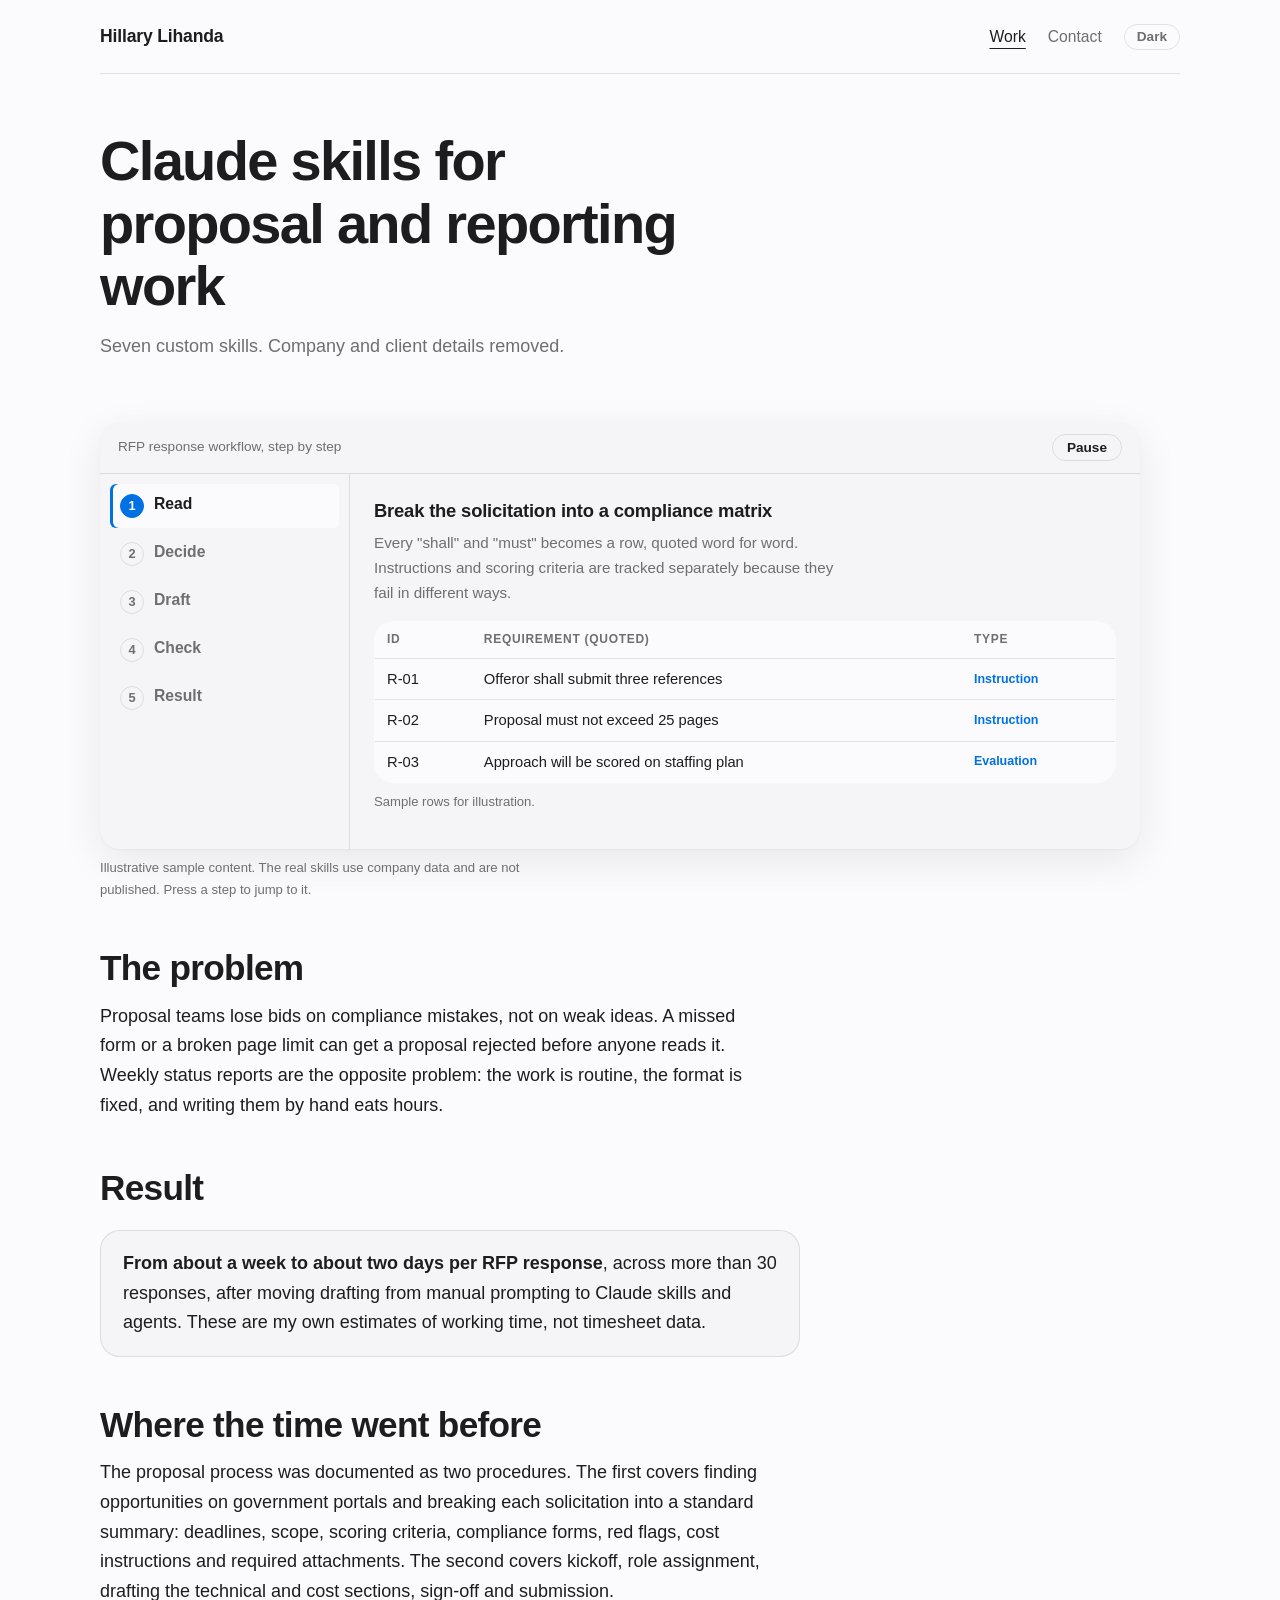
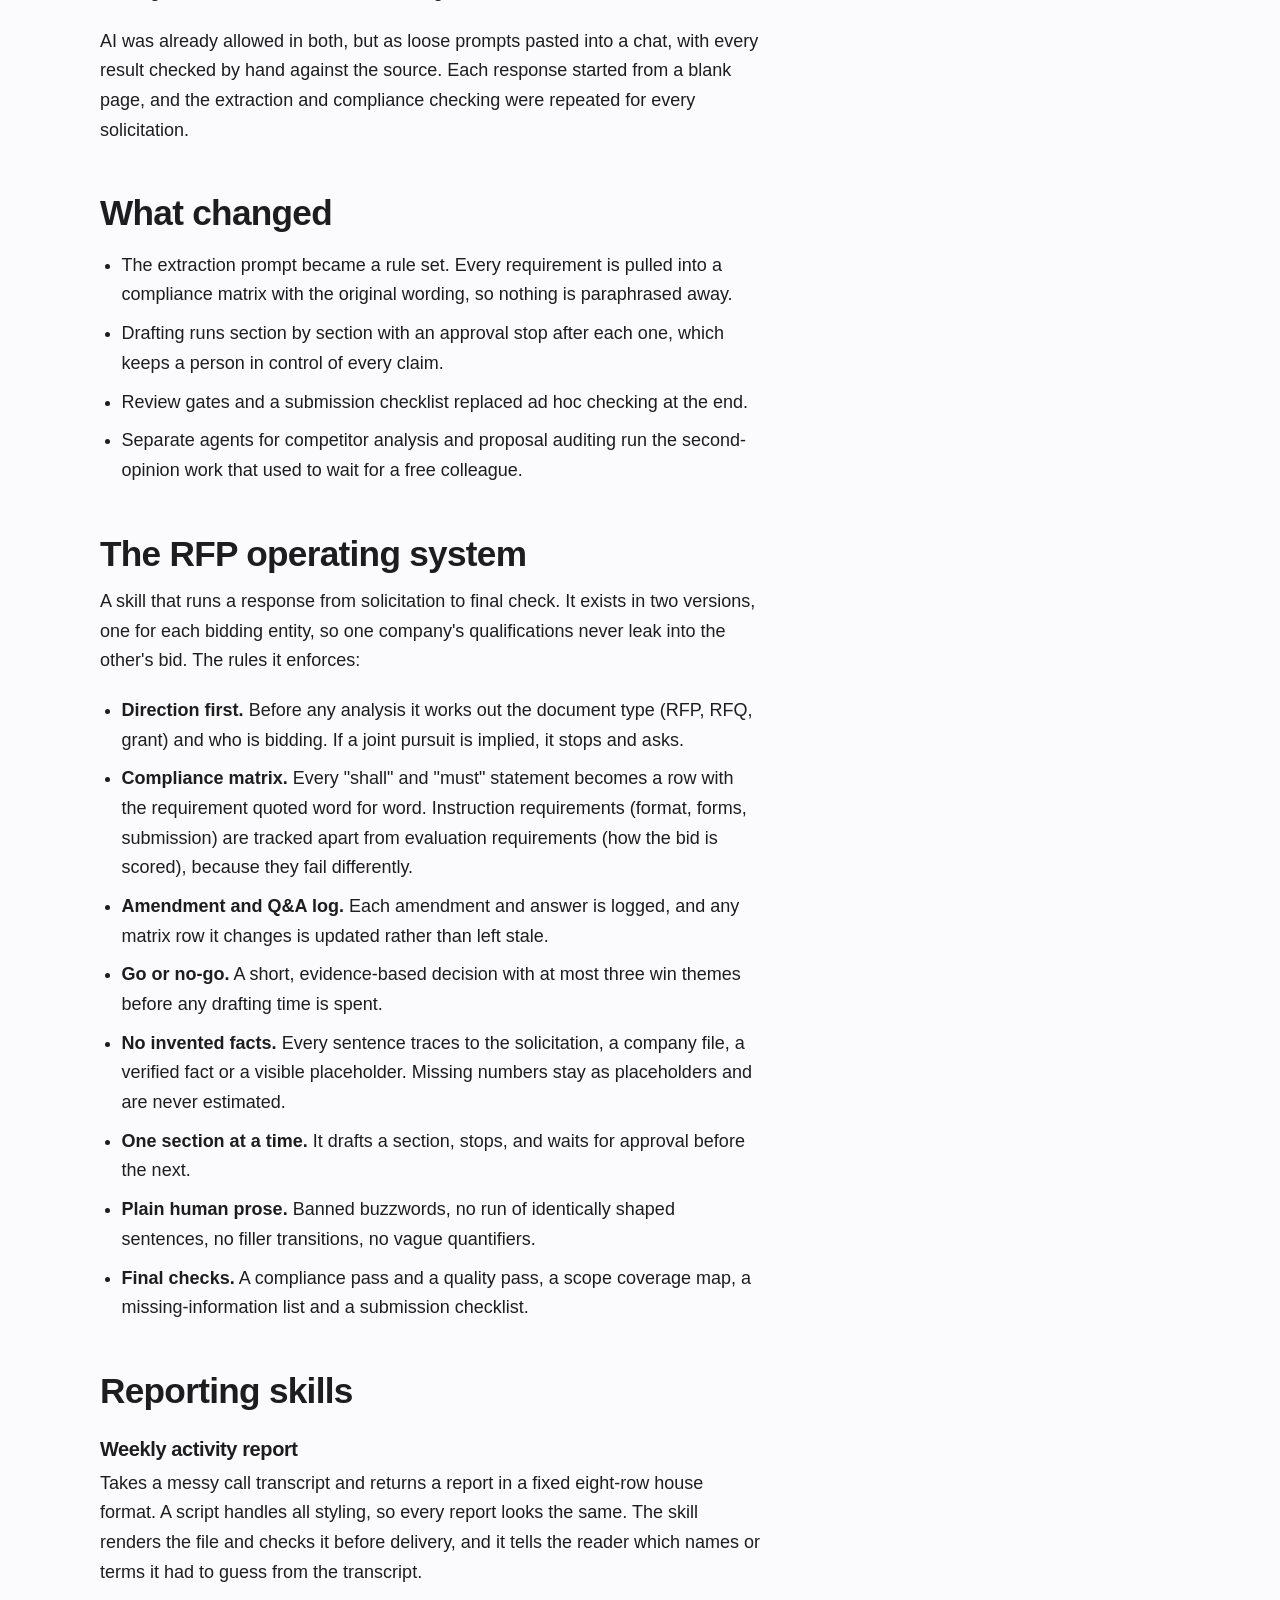
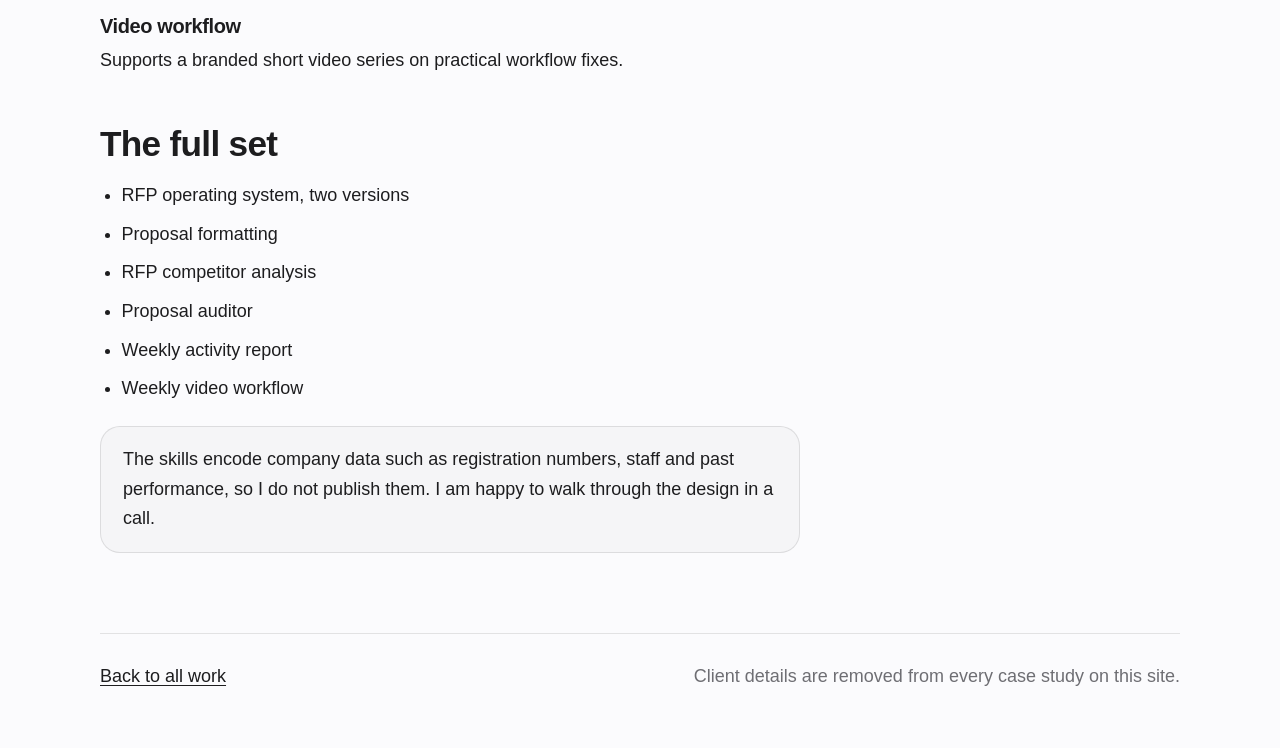
<file: case-claude-skills.html>
<!doctype html>
<html lang="en">
<head>
<meta charset="utf-8">
<meta name="viewport" content="width=device-width, initial-scale=1">
<title>Claude skills for proposal and reporting work | Hillary Lihanda</title>
<meta name="description" content="Seven custom Claude skills: an RFP operating system with compliance matrices and review gates, and reporting skills that turn call transcripts into standard reports.">
<link rel="icon" href="data:image/svg+xml,%3Csvg xmlns='http://www.w3.org/2000/svg' viewBox='0 0 32 32'%3E%3Crect width='32' height='32' rx='6' fill='%232840D8'/%3E%3Cpath d='M8 9v14M24 9v14M8 16h16' stroke='white' stroke-width='3' fill='none'/%3E%3C/svg%3E">
<link rel="stylesheet" href="style.css">
</head>
<body>
<div class="progress" aria-hidden="true"></div>
<a class="skip" href="#main">Skip to content</a>
<div class="shell">
  <header class="topbar">
    <a class="brand" href="index.html">Hillary Lihanda</a>
    <nav aria-label="Main">
      <a href="index.html#automation" aria-current="page">Work</a>
      <a href="index.html#contact">Contact</a>
      <button type="button" class="theme-toggle" aria-label="Switch colour theme">Dark</button>
    </nav>
  </header>

  <main id="main">
    <div class="case-head">
      <h1>Claude skills for proposal and reporting work</h1>
      <p class="case-meta">Seven custom skills. Company and client details removed.</p>
    </div>

    <div style="max-width:1040px">
      <div class="stage" aria-label="RFP response workflow, step by step">
        <div class="stage-head"><span>RFP response workflow, step by step</span><button type="button" class="stage-play">Pause</button></div>
        <div class="stage-body">
          <ol class="stage-steps"><li><button type="button" aria-pressed="false"><i>1</i><span>Read</span></button></li><li><button type="button" aria-pressed="false"><i>2</i><span>Decide</span></button></li><li><button type="button" aria-pressed="false"><i>3</i><span>Draft</span></button></li><li><button type="button" aria-pressed="false"><i>4</i><span>Check</span></button></li><li><button type="button" aria-pressed="false"><i>5</i><span>Result</span></button></li></ol>
          <div class="stage-panels"><div class="panel-step"><h4>Break the solicitation into a compliance matrix</h4><p class="cap">Every "shall" and "must" becomes a row, quoted word for word. Instructions and scoring criteria are tracked separately because they fail in different ways.</p><table class="tbl"><tr><th>ID</th><th>Requirement (quoted)</th><th>Type</th></tr><tr class="a" style="--i:0"><td>R-01</td><td>Offeror shall submit three references</td><td class="tag">Instruction</td></tr><tr class="a" style="--i:1"><td>R-02</td><td>Proposal must not exceed 25 pages</td><td class="tag">Instruction</td></tr><tr class="a" style="--i:2"><td>R-03</td><td>Approach will be scored on staffing plan</td><td class="tag">Evaluation</td></tr></table><p class="fine a" style="--i:3">Sample rows for illustration.</p></div><div class="panel-step"><h4>Go or no-go before any drafting time is spent</h4><p class="cap">A short, evidence-based call with no more than three win themes.</p><div class="cardrow"><div class="card a ok" style="--i:0"><b>Win theme 1</b>Relevant past performance</div><div class="card a ok" style="--i:1"><b>Win theme 2</b>Named, available team</div><div class="card a ok" style="--i:2"><b>Win theme 3</b>Low-risk delivery plan</div></div></div><div class="panel-step"><h4>One section at a time, with approval after each</h4><p class="cap">The skill drafts a section and stops. Nothing moves on until a person signs it off. Every sentence traces to the solicitation, a company file or a visible placeholder.</p><div class="gate a" style="--i:0"><span>Executive summary</span><span class="tick">Approved</span></div><div class="gate a" style="--i:1"><span>Understanding of the need</span><span class="tick">Approved</span></div><div class="gate a" style="--i:2"><span>Technical approach</span><span class="tick">Waiting for approval</span></div></div><div class="panel-step"><h4>Review gates before submission</h4><p class="cap">The last mile is where bids are lost, so it is checked in the same order every time.</p><div class="gate a" style="--i:0"><span>Compliance pass</span><span class="tick">Done</span></div><div class="gate a" style="--i:1"><span>Quality and plain-prose pass</span><span class="tick">Done</span></div><div class="gate a" style="--i:2"><span>Scope coverage map</span><span class="tick">Done</span></div><div class="gate a" style="--i:3"><span>Missing-information list and submission checklist</span><span class="tick">Done</span></div></div><div class="panel-step"><h4>About a week became about two days</h4><p class="cap">Across more than 30 RFP responses.</p><div class="bars"><div class="bar"><span>Before</span><span class="t"><i style="width:100%">about 1 week</i></span></div><div class="bar" style="--i:1"><span>Now</span><span class="t"><i style="width:29%">about 2 days</i></span></div></div><p class="fine">Bars are drawn to scale. These are my own working-time estimates, not timesheet data.</p></div></div>
        </div>
      </div>
      <p class="fine">Illustrative sample content. The real skills use company data and are not published. Press a step to jump to it.</p>
    </div>

    <article class="prose">
      <h2>The problem</h2>
      <p>Proposal teams lose bids on compliance mistakes, not on weak ideas. A missed form or a broken page limit can get a proposal rejected before anyone reads it. Weekly status reports are the opposite problem: the work is routine, the format is fixed, and writing them by hand eats hours.</p>

      <h2>Result</h2>
      <div class="panel">
        <p><strong>From about a week to about two days per RFP response</strong>, across more than 30 responses, after moving drafting from manual prompting to Claude skills and agents. These are my own estimates of working time, not timesheet data.</p>
      </div>

      <h2>Where the time went before</h2>
      <p>The proposal process was documented as two procedures. The first covers finding opportunities on government portals and breaking each solicitation into a standard summary: deadlines, scope, scoring criteria, compliance forms, red flags, cost instructions and required attachments. The second covers kickoff, role assignment, drafting the technical and cost sections, sign-off and submission.</p>
      <p>AI was already allowed in both, but as loose prompts pasted into a chat, with every result checked by hand against the source. Each response started from a blank page, and the extraction and compliance checking were repeated for every solicitation.</p>

      <h2>What changed</h2>
      <ul>
        <li>The extraction prompt became a rule set. Every requirement is pulled into a compliance matrix with the original wording, so nothing is paraphrased away.</li>
        <li>Drafting runs section by section with an approval stop after each one, which keeps a person in control of every claim.</li>
        <li>Review gates and a submission checklist replaced ad hoc checking at the end.</li>
        <li>Separate agents for competitor analysis and proposal auditing run the second-opinion work that used to wait for a free colleague.</li>
      </ul>

      <h2>The RFP operating system</h2>
      <p>A skill that runs a response from solicitation to final check. It exists in two versions, one for each bidding entity, so one company's qualifications never leak into the other's bid. The rules it enforces:</p>
      <ul>
        <li><strong>Direction first.</strong> Before any analysis it works out the document type (RFP, RFQ, grant) and who is bidding. If a joint pursuit is implied, it stops and asks.</li>
        <li><strong>Compliance matrix.</strong> Every "shall" and "must" statement becomes a row with the requirement quoted word for word. Instruction requirements (format, forms, submission) are tracked apart from evaluation requirements (how the bid is scored), because they fail differently.</li>
        <li><strong>Amendment and Q&amp;A log.</strong> Each amendment and answer is logged, and any matrix row it changes is updated rather than left stale.</li>
        <li><strong>Go or no-go.</strong> A short, evidence-based decision with at most three win themes before any drafting time is spent.</li>
        <li><strong>No invented facts.</strong> Every sentence traces to the solicitation, a company file, a verified fact or a visible placeholder. Missing numbers stay as placeholders and are never estimated.</li>
        <li><strong>One section at a time.</strong> It drafts a section, stops, and waits for approval before the next.</li>
        <li><strong>Plain human prose.</strong> Banned buzzwords, no run of identically shaped sentences, no filler transitions, no vague quantifiers.</li>
        <li><strong>Final checks.</strong> A compliance pass and a quality pass, a scope coverage map, a missing-information list and a submission checklist.</li>
      </ul>

      <h2>Reporting skills</h2>
      <h3>Weekly activity report</h3>
      <p>Takes a messy call transcript and returns a report in a fixed eight-row house format. A script handles all styling, so every report looks the same. The skill renders the file and checks it before delivery, and it tells the reader which names or terms it had to guess from the transcript.</p>

      <h3>Video workflow</h3>
      <p>Supports a branded short video series on practical workflow fixes.</p>

      <h2>The full set</h2>
      <ul>
        <li>RFP operating system, two versions</li>
        <li>Proposal formatting</li>
        <li>RFP competitor analysis</li>
        <li>Proposal auditor</li>
        <li>Weekly activity report</li>
        <li>Weekly video workflow</li>
      </ul>

      <div class="panel">
        <p>The skills encode company data such as registration numbers, staff and past performance, so I do not publish them. I am happy to walk through the design in a call.</p>
      </div>
    </article>
  </main>

  <footer>
    <a href="index.html">Back to all work</a>
    <span>Client details are removed from every case study on this site.</span>
  </footer>
</div>
<script src="stage.js"></script>
<script src="motion.js"></script>
</body>
</html>
</file>
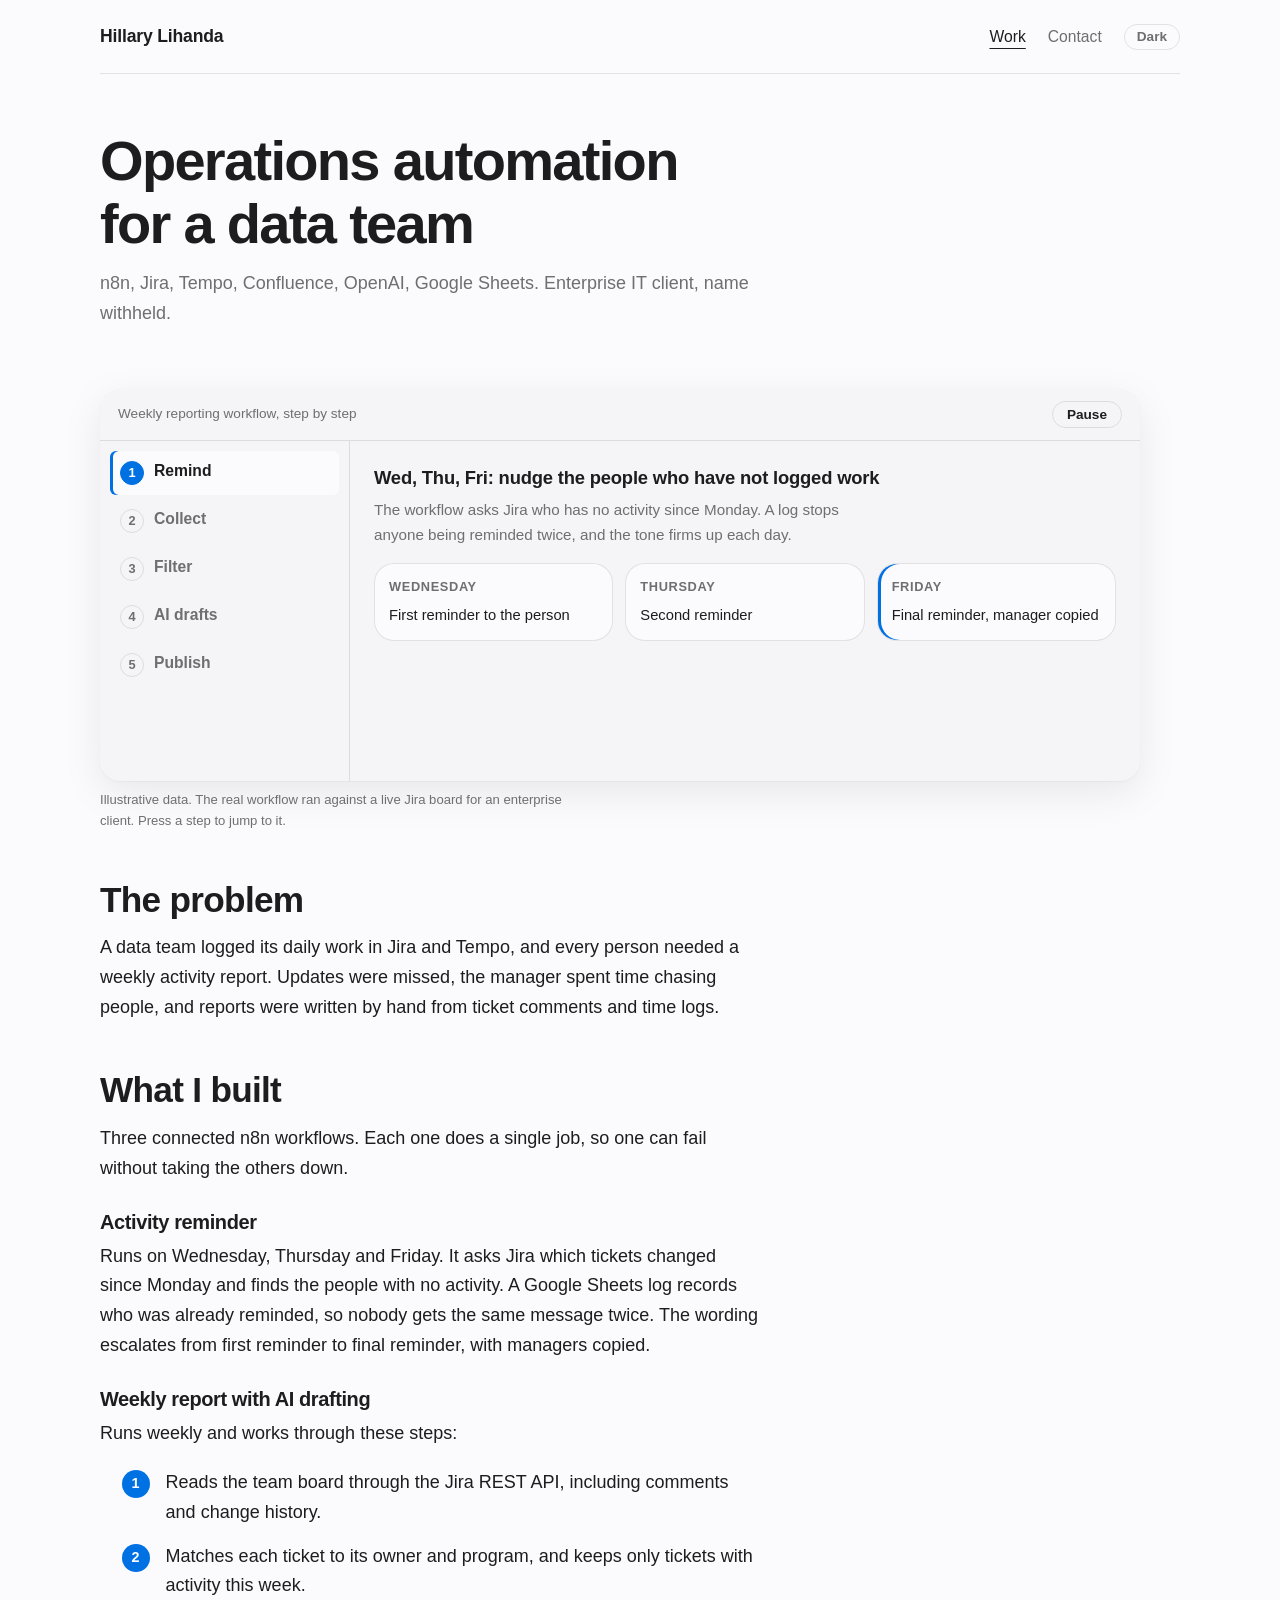
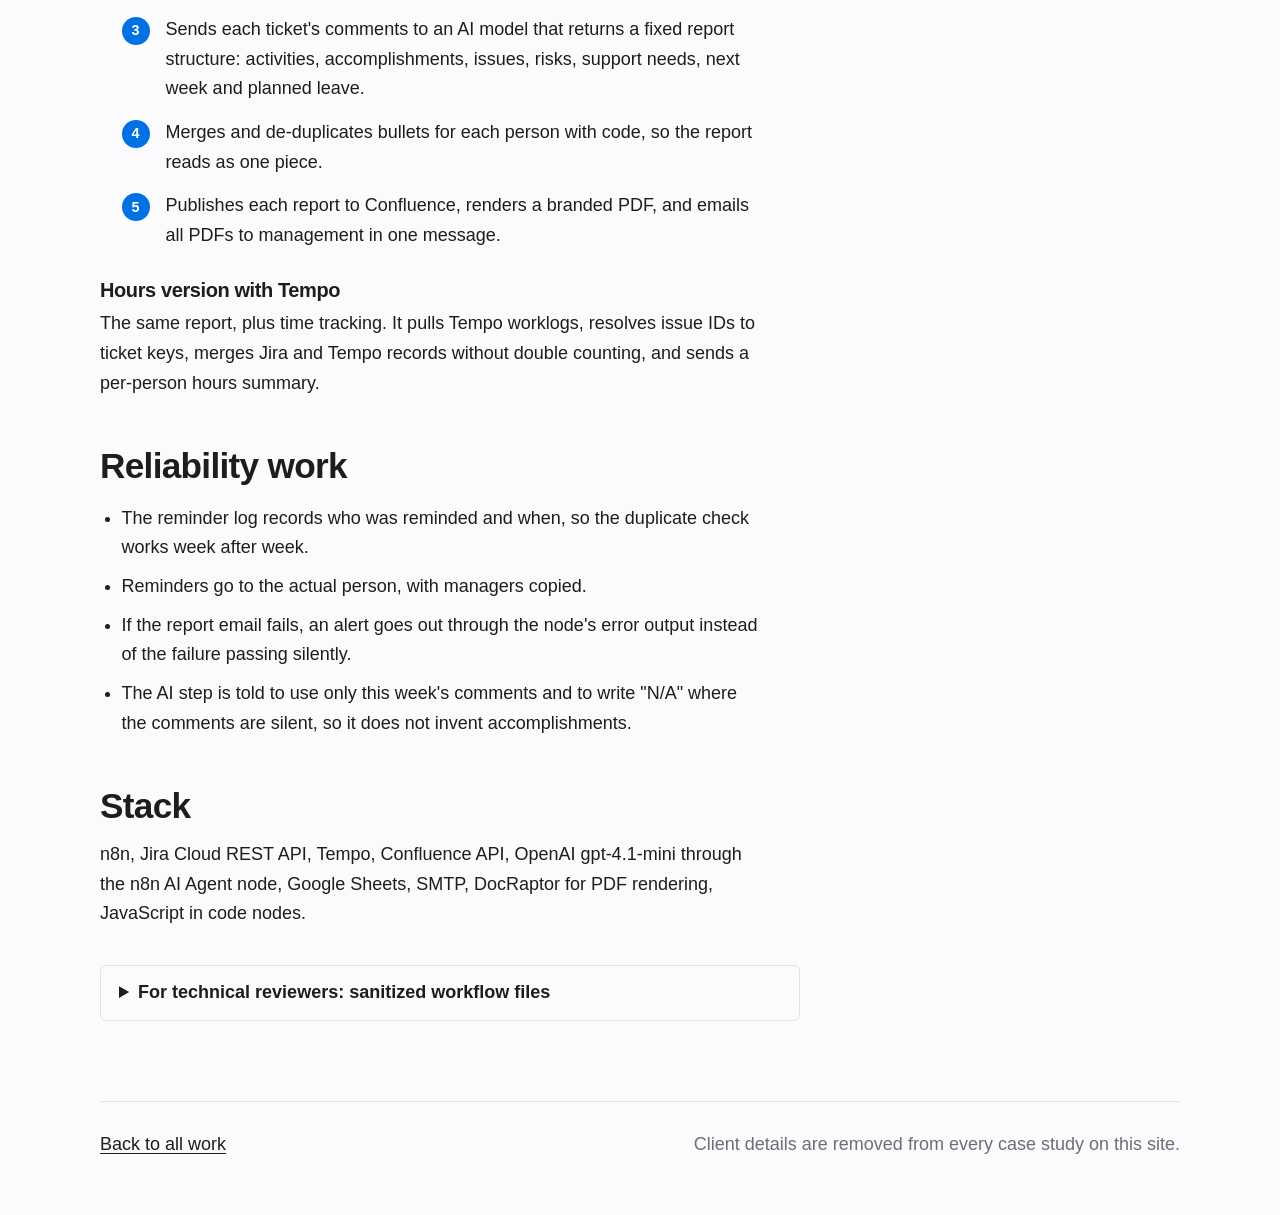
<file: case-ops-automation.html>
<!doctype html>
<html lang="en">
<head>
<meta charset="utf-8">
<meta name="viewport" content="width=device-width, initial-scale=1">
<title>Operations automation for a data team | Hillary Lihanda</title>
<meta name="description" content="Three n8n workflows that remind a team to log work, monitor Jira and Tempo activity, and publish AI-drafted weekly reports to Confluence and email.">
<link rel="icon" href="data:image/svg+xml,%3Csvg xmlns='http://www.w3.org/2000/svg' viewBox='0 0 32 32'%3E%3Crect width='32' height='32' rx='6' fill='%232840D8'/%3E%3Cpath d='M8 9v14M24 9v14M8 16h16' stroke='white' stroke-width='3' fill='none'/%3E%3C/svg%3E">
<link rel="stylesheet" href="style.css">
</head>
<body>
<div class="progress" aria-hidden="true"></div>
<a class="skip" href="#main">Skip to content</a>
<div class="shell">
  <header class="topbar">
    <a class="brand" href="index.html">Hillary Lihanda</a>
    <nav aria-label="Main">
      <a href="index.html#automation" aria-current="page">Work</a>
      <a href="index.html#contact">Contact</a>
      <button type="button" class="theme-toggle" aria-label="Switch colour theme">Dark</button>
    </nav>
  </header>

  <main id="main">
    <div class="case-head">
      <h1>Operations automation for a data team</h1>
      <p class="case-meta">n8n, Jira, Tempo, Confluence, OpenAI, Google Sheets. Enterprise IT client, name withheld.</p>
    </div>

    <div class="shell-inner" style="max-width:1040px">
      <div class="stage" aria-label="Weekly reporting workflow, step by step">
        <div class="stage-head"><span>Weekly reporting workflow, step by step</span><button type="button" class="stage-play">Pause</button></div>
        <div class="stage-body">
          <ol class="stage-steps"><li><button type="button" aria-pressed="false"><i>1</i><span>Remind</span></button></li><li><button type="button" aria-pressed="false"><i>2</i><span>Collect</span></button></li><li><button type="button" aria-pressed="false"><i>3</i><span>Filter</span></button></li><li><button type="button" aria-pressed="false"><i>4</i><span>AI drafts</span></button></li><li><button type="button" aria-pressed="false"><i>5</i><span>Publish</span></button></li></ol>
          <div class="stage-panels"><div class="panel-step"><h4>Wed, Thu, Fri: nudge the people who have not logged work</h4><p class="cap">The workflow asks Jira who has no activity since Monday. A log stops anyone being reminded twice, and the tone firms up each day.</p><div class="cardrow"><div class="card a" style="--i:0"><b>Wednesday</b>First reminder to the person</div><div class="card a" style="--i:1"><b>Thursday</b>Second reminder</div><div class="card a ok" style="--i:2"><b>Friday</b>Final reminder, manager copied</div></div></div><div class="panel-step"><h4>Pull board activity and logged hours</h4><p class="cap">Two sources, one table. Hours are matched to tickets without counting anything twice.</p><div class="cardrow"><div class="card a" style="--i:0"><b>Jira board</b>Tickets, comments, status changes</div><div class="card a" style="--i:1"><b>Tempo</b>Hours logged per person</div></div><br><table class="tbl a" style="--i:2"><tr><th>Ticket</th><th>Person</th><th>Hours</th></tr><tr><td>PRJ-101</td><td>Person A</td><td>6.5</td></tr><tr><td>PRJ-114</td><td>Person B</td><td>4.0</td></tr><tr><td>PRJ-120</td><td>Person A</td><td>2.5</td></tr></table></div><div class="panel-step"><h4>Keep only this week, match each ticket to its owner</h4><p class="cap">Old tickets drop out. What remains is one clean list per person.</p><table class="tbl"><tr><th>Ticket</th><th>Last activity</th><th></th></tr><tr class="a" style="--i:0"><td>PRJ-101</td><td>Tuesday</td><td class="tag">KEEP</td></tr><tr class="a" style="--i:1"><td>PRJ-114</td><td>Thursday</td><td class="tag">KEEP</td></tr><tr class="old a" style="--i:2"><td>PRJ-087</td><td>Three weeks ago</td><td>dropped</td></tr><tr class="old a" style="--i:3"><td>PRJ-092</td><td>Last month</td><td>dropped</td></tr></table></div><div class="panel-step"><h4>An AI model writes each person's report from their comments</h4><p class="cap">The output follows a fixed structure. Where the comments say nothing, the report says N/A instead of inventing work.</p><div class="report"><p class="a" style="--i:0"><b>Activities.</b> Updated the data export and reviewed two requests.</p><p class="a" style="--i:1"><b>Accomplishments.</b> Export now runs without manual fixes.</p><p class="a" style="--i:2"><b>Issues and risks.</b> N/A</p><p class="a" style="--i:3"><b>Next week.</b> Start the second dataset.</p></div><p class="fine a" style="--i:4">Illustrative text, not client data.</p></div><div class="panel-step"><h4>Publish, send, and raise an alarm if sending fails</h4><p class="cap">Each report goes to Confluence. One PDF email goes to management. A failed send triggers an alert instead of passing silently.</p><div class="cardrow"><div class="card ok a" style="--i:0"><b>Confluence</b>Report page published</div><div class="card ok a" style="--i:1"><b>Email</b>PDF reports sent to management</div><div class="card dash a" style="--i:2"><b>Alert</b>Only if the email fails</div></div></div></div>
        </div>
      </div>
      <p class="fine">Illustrative data. The real workflow ran against a live Jira board for an enterprise client. Press a step to jump to it.</p>
    </div>

    <article class="prose">
      <h2>The problem</h2>
      <p>A data team logged its daily work in Jira and Tempo, and every person needed a weekly activity report. Updates were missed, the manager spent time chasing people, and reports were written by hand from ticket comments and time logs.</p>

      <h2>What I built</h2>
      <p>Three connected n8n workflows. Each one does a single job, so one can fail without taking the others down.</p>

      <h3>Activity reminder</h3>
      <p>Runs on Wednesday, Thursday and Friday. It asks Jira which tickets changed since Monday and finds the people with no activity. A Google Sheets log records who was already reminded, so nobody gets the same message twice. The wording escalates from first reminder to final reminder, with managers copied.</p>

      <h3>Weekly report with AI drafting</h3>
      <p>Runs weekly and works through these steps:</p>
      <ol class="steps">
        <li>Reads the team board through the Jira REST API, including comments and change history.</li>
        <li>Matches each ticket to its owner and program, and keeps only tickets with activity this week.</li>
        <li>Sends each ticket's comments to an AI model that returns a fixed report structure: activities, accomplishments, issues, risks, support needs, next week and planned leave.</li>
        <li>Merges and de-duplicates bullets for each person with code, so the report reads as one piece.</li>
        <li>Publishes each report to Confluence, renders a branded PDF, and emails all PDFs to management in one message.</li>
      </ol>

      <h3>Hours version with Tempo</h3>
      <p>The same report, plus time tracking. It pulls Tempo worklogs, resolves issue IDs to ticket keys, merges Jira and Tempo records without double counting, and sends a per-person hours summary.</p>

      <h2>Reliability work</h2>
      <ul>
        <li>The reminder log records who was reminded and when, so the duplicate check works week after week.</li>
        <li>Reminders go to the actual person, with managers copied.</li>
        <li>If the report email fails, an alert goes out through the node's error output instead of the failure passing silently.</li>
        <li>The AI step is told to use only this week's comments and to write "N/A" where the comments are silent, so it does not invent accomplishments.</li>
      </ul>

      <h2>Stack</h2>
      <p>n8n, Jira Cloud REST API, Tempo, Confluence API, OpenAI gpt-4.1-mini through the n8n AI Agent node, Google Sheets, SMTP, DocRaptor for PDF rendering, JavaScript in code nodes.</p>

      <details class="tech"><summary>For technical reviewers: sanitized workflow files</summary>
      
      <div class="panel">
        <p>These are sanitized copies. Names, email addresses, domains, credentials, sheet IDs and program names are removed. Import a file into n8n, then reconnect your own credentials and Jira project.</p>
      </div>
      <ul class="files">
        <li><a href="downloads/01_Jira_Activity_Reminder.json" download>Activity reminder</a><span>12 nodes</span></li>
        <li><a href="downloads/02_Jira_to_AI_Weekly_Report.json" download>Weekly report with AI drafting</a><span>23 nodes</span></li>
        <li><a href="downloads/03_Jira_Tempo_AI_Weekly_Report.json" download>Weekly report with Tempo hours</a><span>28 nodes</span></li>
      </ul>
      </details>
    </article>
  </main>

  <footer>
    <a href="index.html">Back to all work</a>
    <span>Client details are removed from every case study on this site.</span>
  </footer>
</div>
<script src="stage.js"></script>
<script src="motion.js"></script>
</body>
</html>
</file>
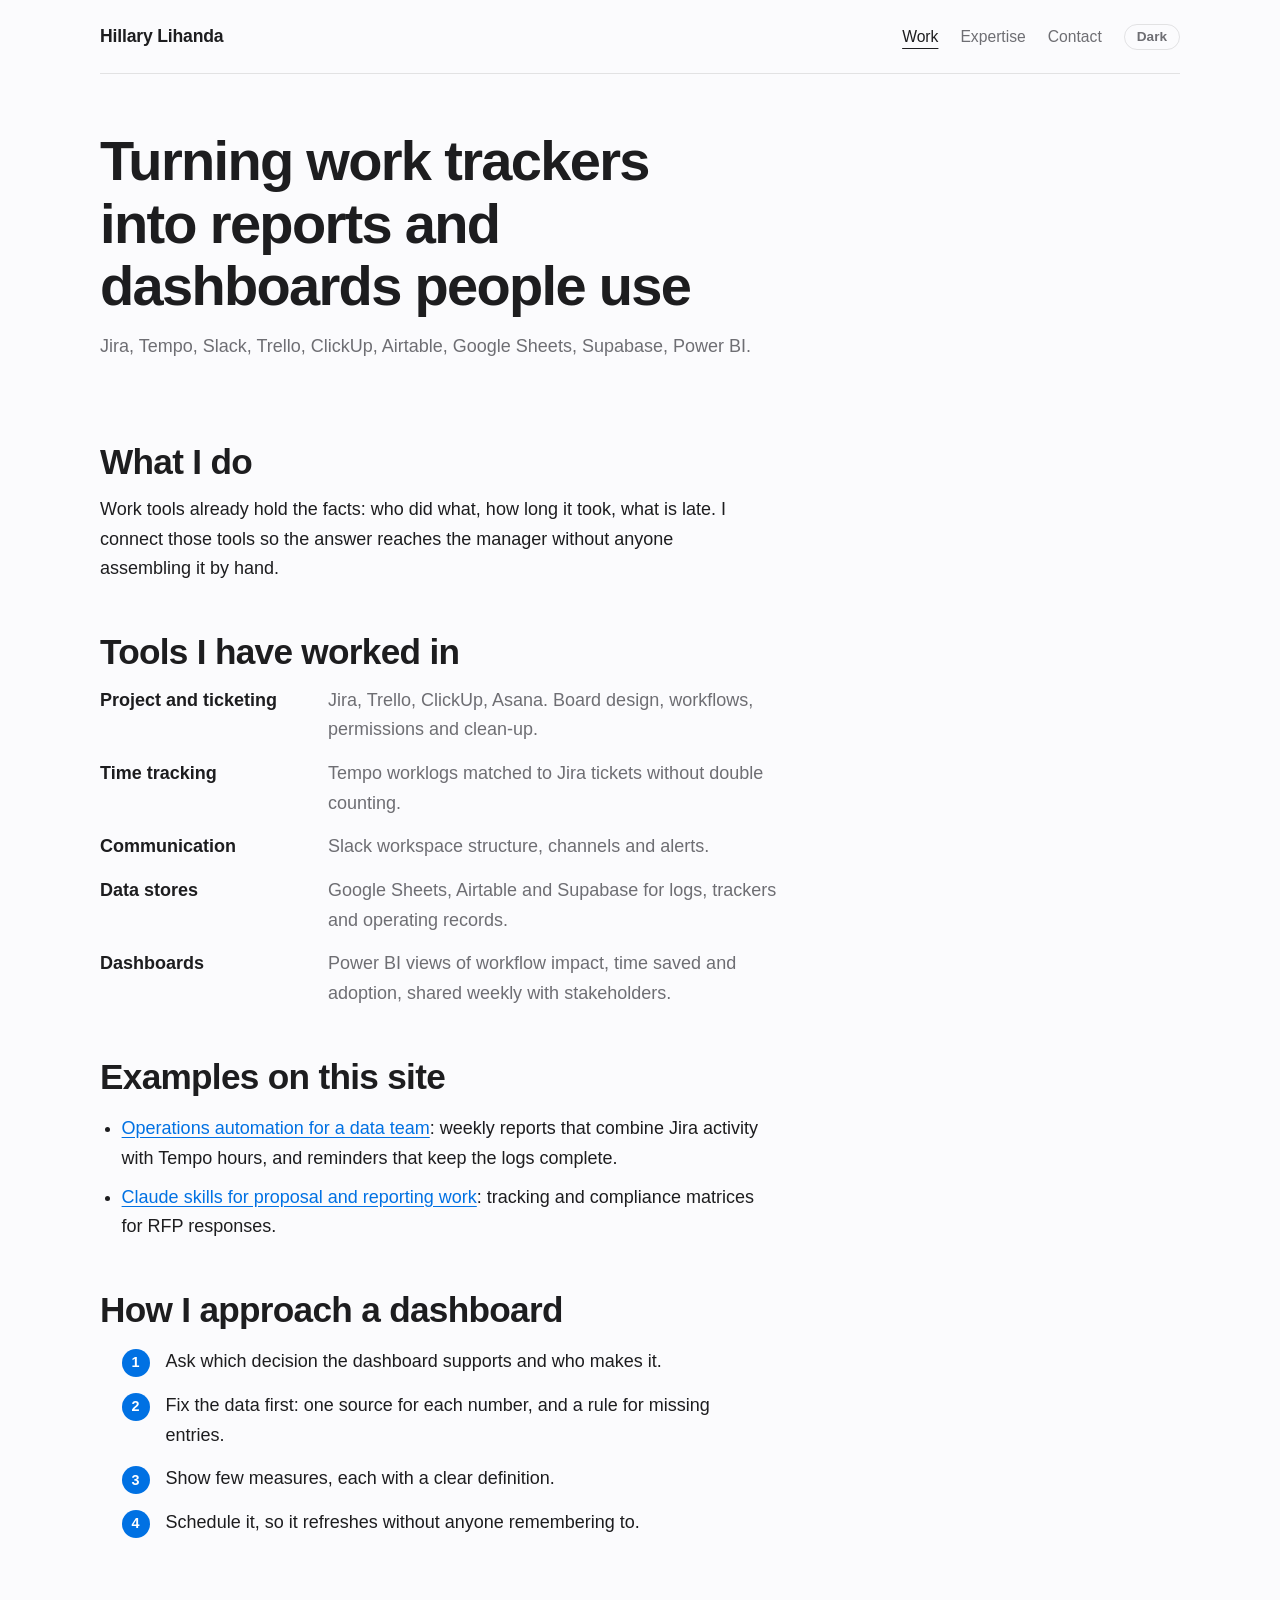
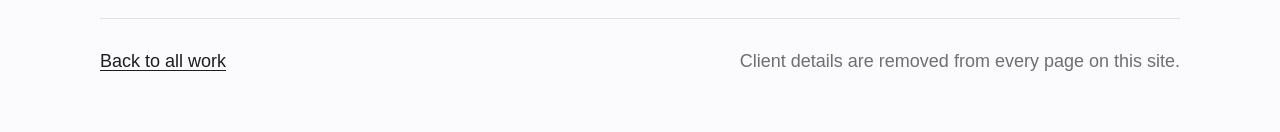
<file: data-dashboards.html>
<!doctype html>
<html lang="en">
<head>
<meta charset="utf-8">
<meta name="viewport" content="width=device-width, initial-scale=1">
<title>Data and dashboards | Hillary Lihanda</title>
<meta name="description" content="Reporting and dashboards built on Jira, Tempo, Slack, Trello, ClickUp, Google Sheets, Airtable, Supabase and Power BI.">
<link rel="icon" href="data:image/svg+xml,%3Csvg xmlns='http://www.w3.org/2000/svg' viewBox='0 0 32 32'%3E%3Crect width='32' height='32' rx='6' fill='%232840D8'/%3E%3Cpath d='M8 9v14M24 9v14M8 16h16' stroke='white' stroke-width='3' fill='none'/%3E%3C/svg%3E">
<link rel="stylesheet" href="style.css">
</head>
<body>
<div class="progress" aria-hidden="true"></div>
<a class="skip" href="#main">Skip to content</a>
<div class="shell">
  <header class="topbar">
    <a class="brand" href="index.html">Hillary Lihanda</a>
    <nav aria-label="Main">
      <a href="index.html#automation" aria-current="page">Work</a>
      <a href="index.html#leadership">Expertise</a>
      <a href="index.html#contact">Contact</a>
      <button type="button" class="theme-toggle" aria-label="Switch colour theme">Dark</button>
    </nav>
  </header>

  <main id="main">
    <div class="case-head">
      <h1>Turning work trackers into reports and dashboards people use</h1>
      <p class="case-meta">Jira, Tempo, Slack, Trello, ClickUp, Airtable, Google Sheets, Supabase, Power BI.</p>
    </div>

    <article class="prose">
      <h2>What I do</h2>
      <p>Work tools already hold the facts: who did what, how long it took, what is late. I connect those tools so the answer reaches the manager without anyone assembling it by hand.</p>

      <h2>Tools I have worked in</h2>
      <dl class="facts">
        <dt>Project and ticketing</dt>
        <dd>Jira, Trello, ClickUp, Asana. Board design, workflows, permissions and clean-up.</dd>
        <dt>Time tracking</dt>
        <dd>Tempo worklogs matched to Jira tickets without double counting.</dd>
        <dt>Communication</dt>
        <dd>Slack workspace structure, channels and alerts.</dd>
        <dt>Data stores</dt>
        <dd>Google Sheets, Airtable and Supabase for logs, trackers and operating records.</dd>
        <dt>Dashboards</dt>
        <dd>Power BI views of workflow impact, time saved and adoption, shared weekly with stakeholders.</dd>
      </dl>

      <h2>Examples on this site</h2>
      <ul>
        <li><a href="case-ops-automation.html">Operations automation for a data team</a>: weekly reports that combine Jira activity with Tempo hours, and reminders that keep the logs complete.</li>
        <li><a href="case-claude-skills.html">Claude skills for proposal and reporting work</a>: tracking and compliance matrices for RFP responses.</li>
      </ul>

      <h2>How I approach a dashboard</h2>
      <ol class="steps">
        <li>Ask which decision the dashboard supports and who makes it.</li>
        <li>Fix the data first: one source for each number, and a rule for missing entries.</li>
        <li>Show few measures, each with a clear definition.</li>
        <li>Schedule it, so it refreshes without anyone remembering to.</li>
      </ol>

    </article>
  </main>

  <footer>
    <a href="index.html">Back to all work</a>
    <span>Client details are removed from every page on this site.</span>
  </footer>
</div>
<script src="motion.js"></script>
</body>
</html>
</file>
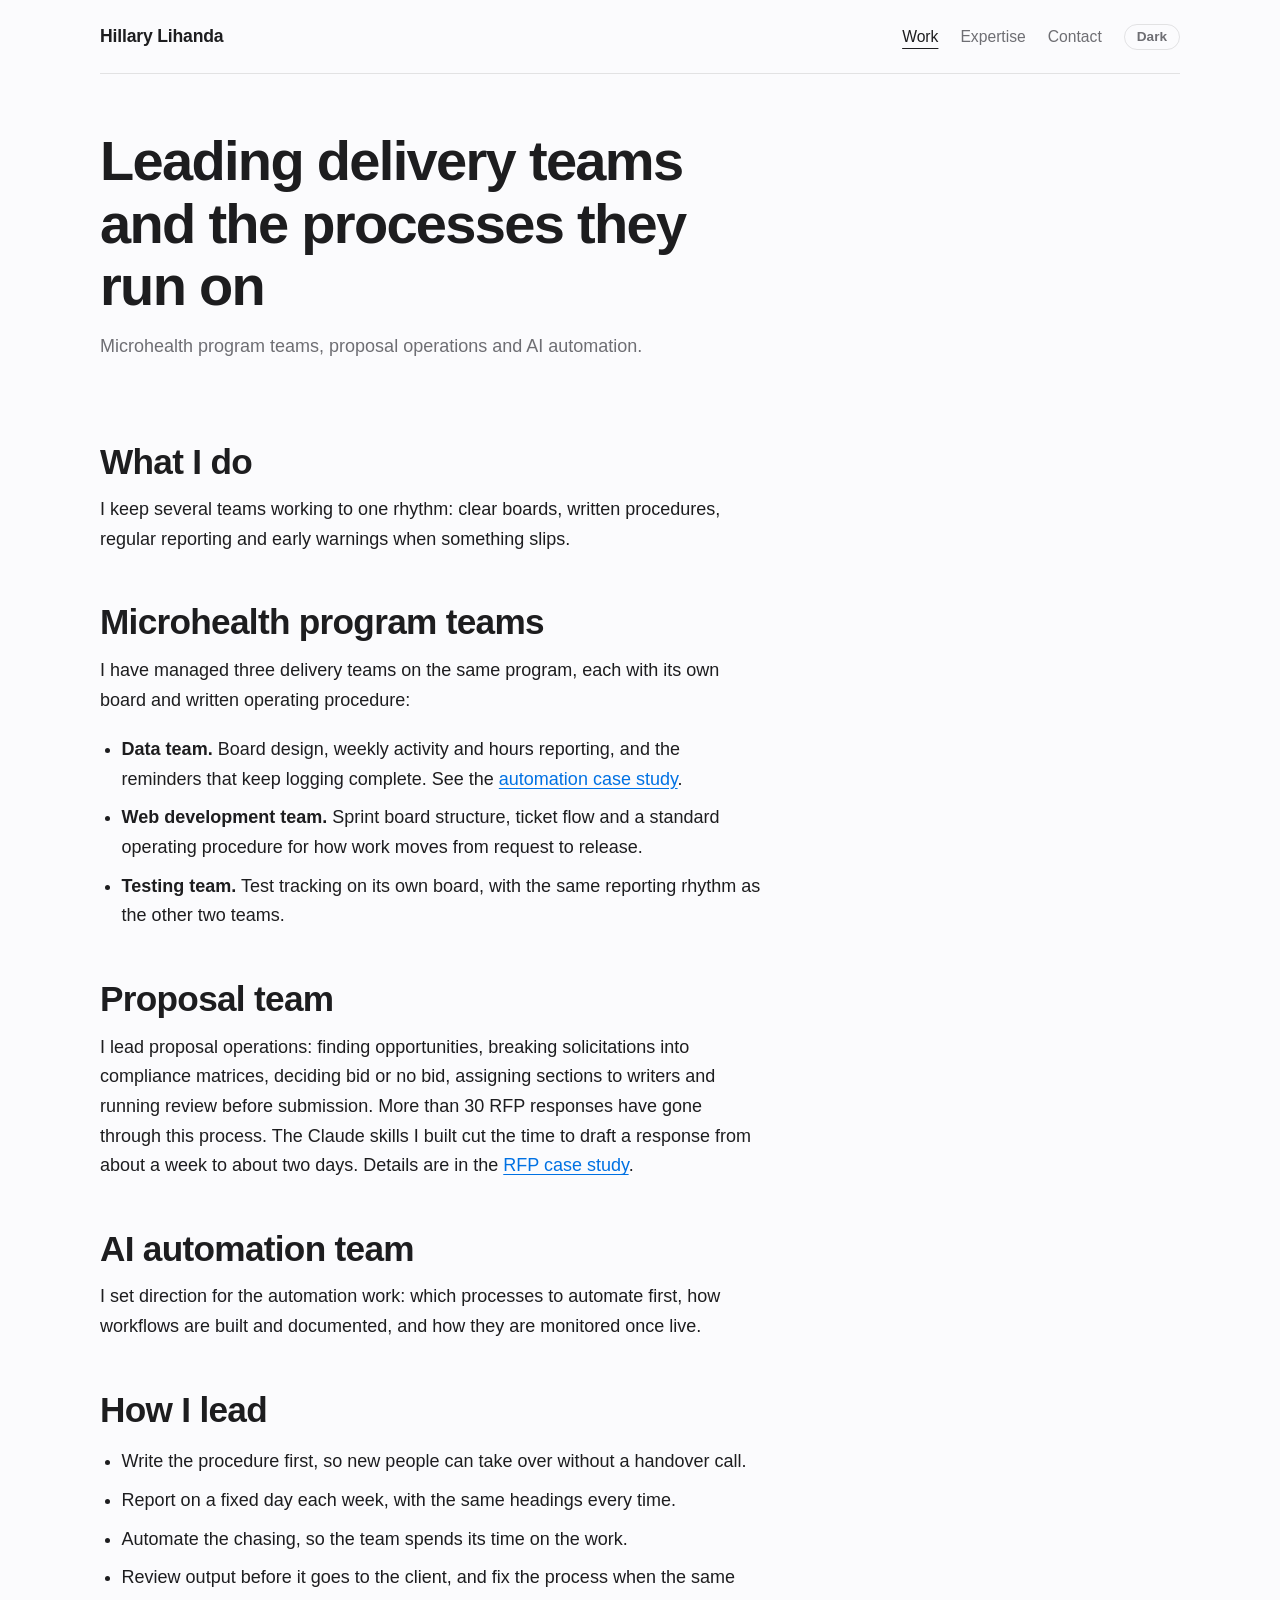
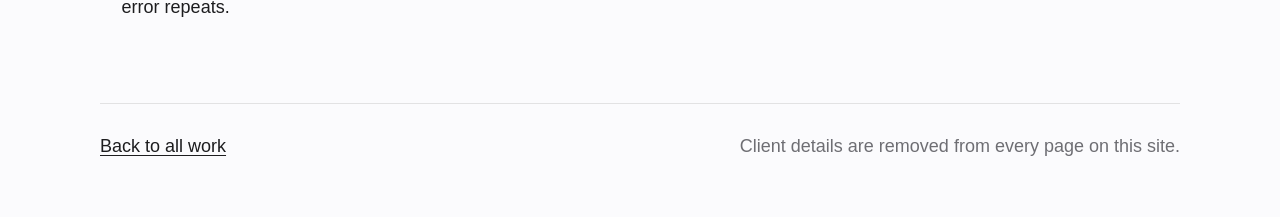
<file: team-leadership.html>
<!doctype html>
<html lang="en">
<head>
<meta charset="utf-8">
<meta name="viewport" content="width=device-width, initial-scale=1">
<title>Team leadership | Hillary Lihanda</title>
<meta name="description" content="Operations lead who has run Jira boards and delivery for data, web development and testing teams, and leads a proposal team and an AI automation team.">
<link rel="icon" href="data:image/svg+xml,%3Csvg xmlns='http://www.w3.org/2000/svg' viewBox='0 0 32 32'%3E%3Crect width='32' height='32' rx='6' fill='%232840D8'/%3E%3Cpath d='M8 9v14M24 9v14M8 16h16' stroke='white' stroke-width='3' fill='none'/%3E%3C/svg%3E">
<link rel="stylesheet" href="style.css">
</head>
<body>
<div class="progress" aria-hidden="true"></div>
<a class="skip" href="#main">Skip to content</a>
<div class="shell">
  <header class="topbar">
    <a class="brand" href="index.html">Hillary Lihanda</a>
    <nav aria-label="Main">
      <a href="index.html#automation" aria-current="page">Work</a>
      <a href="index.html#leadership">Expertise</a>
      <a href="index.html#contact">Contact</a>
      <button type="button" class="theme-toggle" aria-label="Switch colour theme">Dark</button>
    </nav>
  </header>

  <main id="main">
    <div class="case-head">
      <h1>Leading delivery teams and the processes they run on</h1>
      <p class="case-meta">Microhealth program teams, proposal operations and AI automation.</p>
    </div>

    <article class="prose">
      <h2>What I do</h2>
      <p>I keep several teams working to one rhythm: clear boards, written procedures, regular reporting and early warnings when something slips.</p>

      <h2>Microhealth program teams</h2>
      <p>I have managed three delivery teams on the same program, each with its own board and written operating procedure:</p>
      <ul>
        <li><strong>Data team.</strong> Board design, weekly activity and hours reporting, and the reminders that keep logging complete. See the <a href="case-ops-automation.html">automation case study</a>.</li>
        <li><strong>Web development team.</strong> Sprint board structure, ticket flow and a standard operating procedure for how work moves from request to release.</li>
        <li><strong>Testing team.</strong> Test tracking on its own board, with the same reporting rhythm as the other two teams.</li>
      </ul>

      <h2>Proposal team</h2>
      <p>I lead proposal operations: finding opportunities, breaking solicitations into compliance matrices, deciding bid or no bid, assigning sections to writers and running review before submission. More than 30 RFP responses have gone through this process. The Claude skills I built cut the time to draft a response from about a week to about two days. Details are in the <a href="case-claude-skills.html">RFP case study</a>.</p>

      <h2>AI automation team</h2>
      <p>I set direction for the automation work: which processes to automate first, how workflows are built and documented, and how they are monitored once live.</p>

      <h2>How I lead</h2>
      <ul>
        <li>Write the procedure first, so new people can take over without a handover call.</li>
        <li>Report on a fixed day each week, with the same headings every time.</li>
        <li>Automate the chasing, so the team spends its time on the work.</li>
        <li>Review output before it goes to the client, and fix the process when the same error repeats.</li>
      </ul>

    </article>
  </main>

  <footer>
    <a href="index.html">Back to all work</a>
    <span>Client details are removed from every page on this site.</span>
  </footer>
</div>
<script src="motion.js"></script>
</body>
</html>
</file>
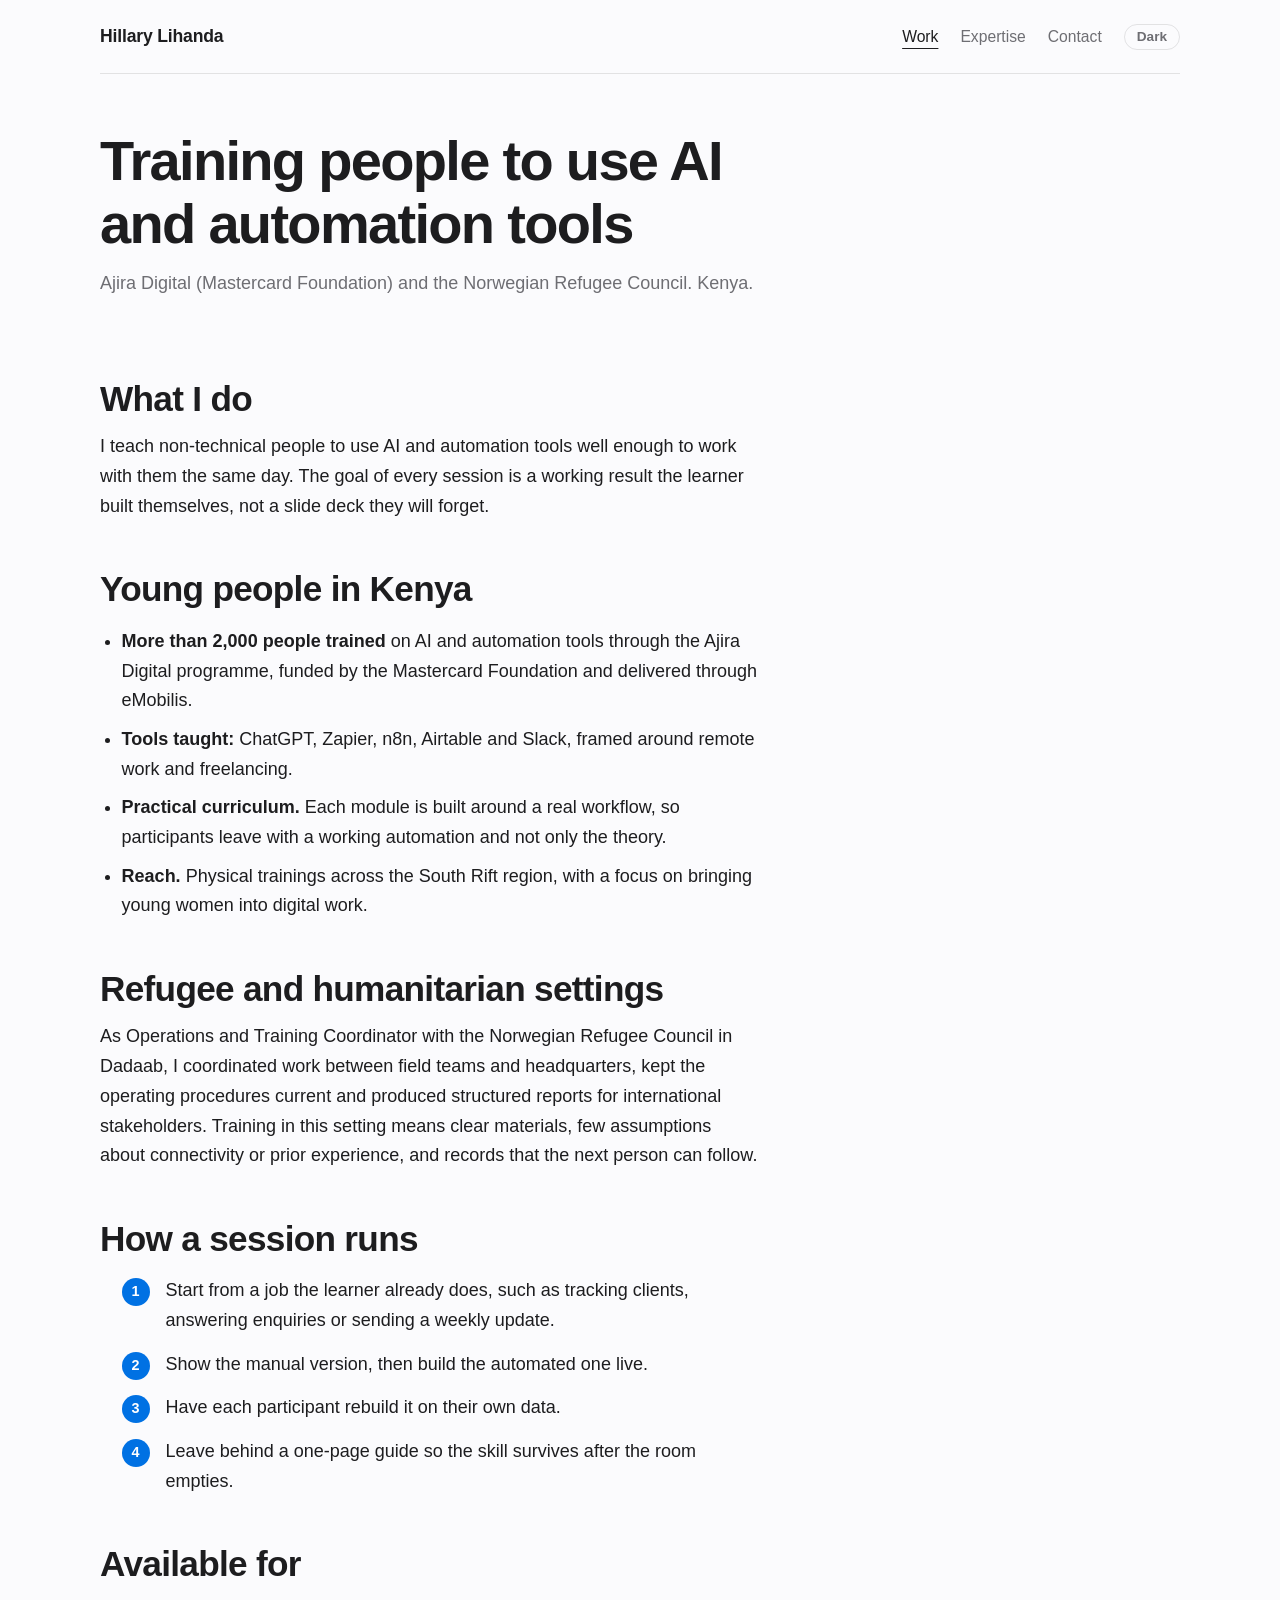
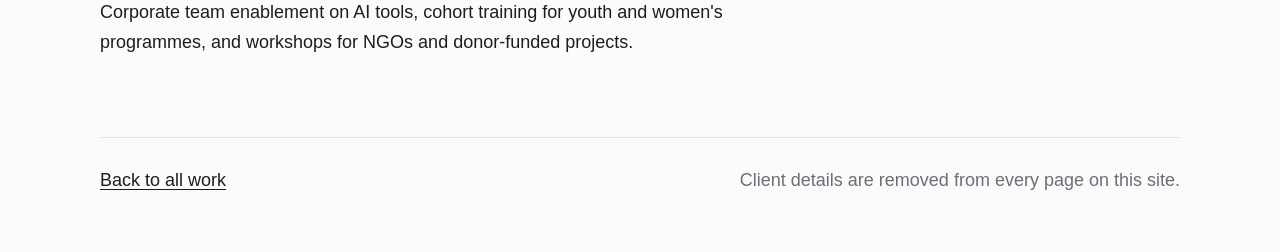
<file: training.html>
<!doctype html>
<html lang="en">
<head>
<meta charset="utf-8">
<meta name="viewport" content="width=device-width, initial-scale=1">
<title>Training and facilitation | Hillary Lihanda</title>
<meta name="description" content="Digital and AI skills trainer who has taught more than 2,000 young people in Kenya, with field operations and training coordination in a refugee setting.">
<link rel="icon" href="data:image/svg+xml,%3Csvg xmlns='http://www.w3.org/2000/svg' viewBox='0 0 32 32'%3E%3Crect width='32' height='32' rx='6' fill='%232840D8'/%3E%3Cpath d='M8 9v14M24 9v14M8 16h16' stroke='white' stroke-width='3' fill='none'/%3E%3C/svg%3E">
<link rel="stylesheet" href="style.css">
</head>
<body>
<div class="progress" aria-hidden="true"></div>
<a class="skip" href="#main">Skip to content</a>
<div class="shell">
  <header class="topbar">
    <a class="brand" href="index.html">Hillary Lihanda</a>
    <nav aria-label="Main">
      <a href="index.html#automation" aria-current="page">Work</a>
      <a href="index.html#leadership">Expertise</a>
      <a href="index.html#contact">Contact</a>
      <button type="button" class="theme-toggle" aria-label="Switch colour theme">Dark</button>
    </nav>
  </header>

  <main id="main">
    <div class="case-head">
      <h1>Training people to use AI and automation tools</h1>
      <p class="case-meta">Ajira Digital (Mastercard Foundation) and the Norwegian Refugee Council. Kenya.</p>
    </div>

    <article class="prose">
      <h2>What I do</h2>
      <p>I teach non-technical people to use AI and automation tools well enough to work with them the same day. The goal of every session is a working result the learner built themselves, not a slide deck they will forget.</p>

      <h2>Young people in Kenya</h2>
      <ul>
        <li><strong>More than 2,000 people trained</strong> on AI and automation tools through the Ajira Digital programme, funded by the Mastercard Foundation and delivered through eMobilis.</li>
        <li><strong>Tools taught:</strong> ChatGPT, Zapier, n8n, Airtable and Slack, framed around remote work and freelancing.</li>
        <li><strong>Practical curriculum.</strong> Each module is built around a real workflow, so participants leave with a working automation and not only the theory.</li>
        <li><strong>Reach.</strong> Physical trainings across the South Rift region, with a focus on bringing young women into digital work.</li>
      </ul>

      <h2>Refugee and humanitarian settings</h2>
      <p>As Operations and Training Coordinator with the Norwegian Refugee Council in Dadaab, I coordinated work between field teams and headquarters, kept the operating procedures current and produced structured reports for international stakeholders. Training in this setting means clear materials, few assumptions about connectivity or prior experience, and records that the next person can follow.</p>

      <h2>How a session runs</h2>
      <ol class="steps">
        <li>Start from a job the learner already does, such as tracking clients, answering enquiries or sending a weekly update.</li>
        <li>Show the manual version, then build the automated one live.</li>
        <li>Have each participant rebuild it on their own data.</li>
        <li>Leave behind a one-page guide so the skill survives after the room empties.</li>
      </ol>

      <h2>Available for</h2>
      <p>Corporate team enablement on AI tools, cohort training for youth and women's programmes, and workshops for NGOs and donor-funded projects.</p>

    </article>
  </main>

  <footer>
    <a href="index.html">Back to all work</a>
    <span>Client details are removed from every page on this site.</span>
  </footer>
</div>
<script src="motion.js"></script>
</body>
</html>
</file>
<file: app.css>
:root{
  --bg:#f5f5f7; --surface:#ffffff; --ink:#1d1d1f; --muted:#6e6e73; --line:rgba(0,0,0,.08);
  --blue:#0071e3; --indigo:#5e5ce6; --mint:#30b0c7; --shadow:0 1px 2px rgba(0,0,0,.04),0 12px 40px rgba(0,0,0,.08);
  --glass:rgba(255,255,255,.72); --sys:-apple-system,BlinkMacSystemFont,"SF Pro Display","SF Pro Text","Inter","Segoe UI",Roboto,Helvetica,Arial,sans-serif;
}
@media (prefers-color-scheme: dark){:root:not([data-theme="light"]){--bg:#000;--surface:#1c1c1e;--ink:#f5f5f7;--muted:#a1a1a6;--line:rgba(255,255,255,.12);--blue:#2997ff;--indigo:#7d7aff;--mint:#64d2ff;--shadow:0 1px 2px rgba(0,0,0,.4),0 12px 40px rgba(0,0,0,.5);--glass:rgba(44,44,46,.72)}}
:root[data-theme="dark"]{--bg:#000;--surface:#1c1c1e;--ink:#f5f5f7;--muted:#a1a1a6;--line:rgba(255,255,255,.12);--blue:#2997ff;--indigo:#7d7aff;--mint:#64d2ff;--shadow:0 1px 2px rgba(0,0,0,.4),0 12px 40px rgba(0,0,0,.5);--glass:rgba(44,44,46,.72)}
*{box-sizing:border-box}
html,body{height:100%}
body{margin:0;background:var(--bg);color:var(--ink);font-family:var(--sys);font-size:17px;line-height:1.5;-webkit-font-smoothing:antialiased;letter-spacing:-.011em;transition:background-color .3s,color .3s}
a{color:var(--blue);text-decoration:none}a:hover{text-decoration:underline}
:focus-visible{outline:3px solid var(--blue);outline-offset:2px;border-radius:8px}
.skip{position:absolute;left:-999px;top:8px;background:var(--ink);color:var(--bg);padding:8px 14px;z-index:50;border-radius:8px}.skip:focus{left:8px}

.app{display:grid;grid-template-columns:268px minmax(0,1fr) 400px;height:100vh;gap:0}
/* sidebar */
.side{display:flex;flex-direction:column;padding:28px 18px 20px;background:var(--glass);backdrop-filter:saturate(180%) blur(24px);-webkit-backdrop-filter:saturate(180%) blur(24px);border-right:1px solid var(--line);overflow-y:auto}
.brand{display:flex;align-items:center;gap:12px;padding:0 10px 26px;color:var(--ink);text-decoration:none}
.brand:hover{text-decoration:none}
.logo{width:40px;height:40px;border-radius:11px;background:linear-gradient(135deg,var(--blue),var(--indigo));display:grid;place-items:center;color:#fff;font-weight:700;font-size:15px;letter-spacing:0;box-shadow:0 6px 16px rgba(0,113,227,.35)}
.brand b{display:block;font-size:1.02rem;font-weight:650;line-height:1.15}.brand span{font-size:.8rem;color:var(--muted)}
.nav{list-style:none;margin:0;padding:0;display:flex;flex-direction:column;gap:2px}
.nav a{display:flex;align-items:center;gap:12px;padding:10px 12px;border-radius:10px;color:var(--ink);font-size:.98rem;font-weight:500;transition:background-color .2s}
.nav a:hover{background:var(--line);text-decoration:none}
.nav a[aria-current="page"]{background:var(--blue);color:#fff}
.nav svg{width:20px;height:20px;flex:none;stroke:currentColor;fill:none;stroke-width:1.7;stroke-linecap:round;stroke-linejoin:round;opacity:.9}
.nav .sep{height:1px;background:var(--line);margin:10px 8px}
.side-foot{margin-top:auto;padding:18px 10px 0;display:flex;justify-content:space-between;align-items:center;gap:8px;color:var(--muted);font-size:.8rem}
.theme-toggle{font:inherit;font-size:.8rem;font-weight:600;color:var(--ink);background:transparent;border:1px solid var(--line);border-radius:99px;padding:4px 12px;cursor:pointer}
.theme-toggle:hover{border-color:var(--blue);color:var(--blue)}

/* middle */
.main{overflow-y:auto;scroll-behavior:smooth;padding:64px clamp(28px,5vw,72px) 80px}
.detail{max-width:720px;margin:0 auto}
.detail[hidden],.visual[hidden]{display:none}
.eyebrow{font-size:.85rem;font-weight:600;color:var(--blue);letter-spacing:.02em;margin:0 0 14px}
h1{font-size:clamp(2.2rem,4.2vw,3.5rem);line-height:1.05;letter-spacing:-.03em;font-weight:700;margin:0 0 20px}
.lede{font-size:1.28rem;line-height:1.42;color:var(--muted);margin:0 0 32px;max-width:34em}
h2{font-size:1.5rem;letter-spacing:-.02em;margin:44px 0 14px;font-weight:650}
p{margin:0 0 1em;max-width:36em}
.detail .fx{animation:rise .7s cubic-bezier(.2,.7,.2,1) both;animation-delay:calc(var(--i,0)*.07s)}
@keyframes rise{from{opacity:0;transform:translateY(14px)}to{opacity:1;transform:none}}
.btnrow{display:flex;flex-wrap:wrap;gap:12px;margin:28px 0 0}
.btn{display:inline-flex;align-items:center;gap:6px;font:inherit;font-size:1rem;font-weight:600;padding:12px 22px;border-radius:99px;border:0;cursor:pointer;transition:transform .2s,filter .2s,background-color .2s}
.btn:hover{text-decoration:none;transform:translateY(-1px)}
.btn.primary{background:var(--blue);color:#fff}.btn.primary:hover{filter:brightness(1.08)}
.btn.soft{background:var(--line);color:var(--ink)}.btn.soft:hover{filter:brightness(.95)}
.tiles{display:grid;grid-template-columns:repeat(3,minmax(0,1fr));gap:12px;margin:0 0 8px}
.tile{background:var(--surface);border-radius:20px;padding:20px 18px;box-shadow:var(--shadow)}
.tile b{display:block;font-size:2.1rem;line-height:1;letter-spacing:-.03em;font-weight:700;font-variant-numeric:tabular-nums}
.tile span{display:block;margin-top:8px;font-size:.88rem;color:var(--muted);line-height:1.3}
.cards{display:grid;grid-template-columns:repeat(2,minmax(0,1fr));gap:12px}
.card{display:block;background:var(--surface);border-radius:20px;padding:22px;box-shadow:var(--shadow);color:var(--ink);transition:transform .25s,box-shadow .25s}
a.card:hover{transform:translateY(-3px);text-decoration:none;box-shadow:0 2px 4px rgba(0,0,0,.05),0 18px 50px rgba(0,0,0,.14)}
.card h3{margin:0 0 6px;font-size:1.1rem;letter-spacing:-.01em}.card p{margin:0;color:var(--muted);font-size:.96rem;line-height:1.45}
.chips{display:flex;flex-wrap:wrap;gap:8px;margin:0 0 6px;padding:0;list-style:none}
.chips li{background:var(--surface);box-shadow:var(--shadow);border-radius:99px;padding:6px 14px;font-size:.9rem;font-weight:550}
.list{list-style:none;margin:0;padding:0}
.list li{position:relative;padding:14px 0 14px 34px;border-bottom:1px solid var(--line)}
.list li:last-child{border:0}
.list li::before{content:"";position:absolute;left:0;top:19px;width:16px;height:16px;border-radius:50%;background:linear-gradient(135deg,var(--blue),var(--indigo))}
.list li::after{content:"";position:absolute;left:5px;top:23px;width:6px;height:3px;border-left:2px solid #fff;border-bottom:2px solid #fff;transform:rotate(-45deg)}
.list b{font-weight:650}
.note{font-size:.85rem;color:var(--muted);margin-top:14px}
.filters{display:flex;flex-wrap:wrap;gap:8px;margin:0 0 18px}
.filter{font:inherit;font-size:.9rem;font-weight:600;padding:7px 15px;border-radius:99px;border:0;background:var(--surface);color:var(--ink);box-shadow:var(--shadow);cursor:pointer}
.filter.on{background:var(--blue);color:#fff}
.proof{width:100%;border-collapse:collapse;background:var(--surface);border-radius:20px;overflow:hidden;box-shadow:var(--shadow);font-size:.95rem}
.proof th{text-align:left;font-size:.75rem;letter-spacing:.06em;text-transform:uppercase;color:var(--muted);padding:14px 14px}
.proof td{padding:14px;border-top:1px solid var(--line);vertical-align:top}
.proof td:first-child{font-weight:650;white-space:nowrap}
.chip{display:inline-block;background:rgba(0,113,227,.12);color:var(--blue);font-weight:600;font-size:.8rem;padding:3px 10px;border-radius:99px;white-space:nowrap}

/* right: visual pane */
.vis{position:relative;overflow:hidden;padding:28px;display:flex;align-items:center;justify-content:center;background:radial-gradient(120% 80% at 20% 0%,rgba(94,92,230,.22),transparent 60%),radial-gradient(100% 70% at 100% 100%,rgba(0,113,227,.2),transparent 60%),var(--bg);border-left:1px solid var(--line)}
.visual{width:100%;max-width:340px;position:relative;animation:fadeIn .8s ease both}
@keyframes fadeIn{from{opacity:0;transform:scale(.96)}to{opacity:1;transform:none}}
.visual svg{width:100%;height:auto;display:block;overflow:visible;filter:drop-shadow(0 24px 40px rgba(0,0,0,.18))}
.glass{position:absolute;background:var(--glass);backdrop-filter:blur(18px) saturate(180%);-webkit-backdrop-filter:blur(18px) saturate(180%);border:1px solid var(--line);border-radius:16px;padding:10px 14px;box-shadow:var(--shadow);font-size:.82rem;color:var(--muted);line-height:1.25;animation:floaty 6s ease-in-out infinite}
.glass b{display:block;font-size:1.25rem;color:var(--ink);letter-spacing:-.02em}
.glass.g1{left:-18px;top:6%}.glass.g2{right:-14px;bottom:8%;animation-delay:-3s}
@keyframes floaty{0%,100%{transform:translateY(0)}50%{transform:translateY(-8px)}}
.spin{transform-origin:180px 210px;animation:spin 40s linear infinite}
@keyframes spin{to{transform:rotate(360deg)}}
.dash{stroke-dasharray:6 8;animation:dash 1.4s linear infinite}
@keyframes dash{to{stroke-dashoffset:-28}}
.bar{transform-origin:50% 100%;transform-box:fill-box;animation:grow .9s cubic-bezier(.2,.7,.2,1) both;animation-delay:calc(var(--i,0)*.1s)}
@keyframes grow{from{transform:scaleY(0)}}
.pop{transform-box:fill-box;transform-origin:center;animation:pop .6s cubic-bezier(.2,.8,.3,1.3) both;animation-delay:calc(var(--i,0)*.06s)}
@keyframes pop{from{opacity:0;transform:scale(.4)}}

@media (max-width:1180px){
  .app{grid-template-columns:240px minmax(0,1fr);height:auto;min-height:100vh}
  .side{position:sticky;top:0;height:100vh}
  .main{overflow:visible;height:auto;padding-bottom:20px}
  .vis{grid-column:2;border-left:0;border-top:1px solid var(--line);padding:48px 28px}
  .visual{max-width:360px}
}
@media (max-width:760px){
  body{font-size:16px}
  .app{display:block}
  .side{position:sticky;top:0;z-index:30;height:auto;flex-direction:row;align-items:center;gap:10px;padding:10px 14px;border-right:0;border-bottom:1px solid var(--line);overflow:visible}
  .brand{padding:0;flex:none}.brand div{display:none}.logo{width:34px;height:34px;border-radius:9px}
  .nav{flex-direction:row;overflow-x:auto;gap:4px;scrollbar-width:none;flex:1;-webkit-mask-image:linear-gradient(90deg,#000 88%,transparent)}
  .nav::-webkit-scrollbar{display:none}
  .nav a{white-space:nowrap;padding:8px 14px;border-radius:99px;font-size:.92rem}.nav svg,.nav .sep{display:none}
  .side-foot{display:none}
  .main{padding:34px 20px 8px}
  .tiles{grid-template-columns:1fr 1fr}.cards{grid-template-columns:1fr}
  .proof thead{display:none}.proof,.proof tbody,.proof tr,.proof td{display:block;width:100%}
  .proof tr{padding:12px 4px;border-top:1px solid var(--line)}.proof tr:first-child{border-top:0}
  .proof td{border:0;padding:3px 12px}.proof td::before{content:attr(data-l) ": ";color:var(--muted);font-size:.78rem}
  .proof td:first-child{white-space:normal}
  .vis{padding:36px 28px 56px}.glass.g1{left:0}.glass.g2{right:0}
}
@media (prefers-reduced-motion:reduce){*{animation:none!important;transition:none!important}.detail .fx{opacity:1}}
.brand .logo{color:#fff;font-size:15px}
.glass.g2{bottom:2%}
@media (max-width:760px){.side nav{min-width:0;flex:1;overflow:hidden}.nav{overflow-x:auto}}
@media (max-width:1180px){.visual{padding:64px 0}.glass.g1{top:0;left:0}.glass.g2{bottom:0;right:0}}

/* solutions */
.steps{list-style:none;padding:0;margin:0 0 8px;counter-reset:s}
.steps li{counter-increment:s;position:relative;padding:12px 0 12px 46px;border-bottom:1px solid var(--line)}
.steps li:last-child{border:0}
.steps li::before{content:counter(s);position:absolute;left:0;top:12px;width:30px;height:30px;border-radius:50%;background:linear-gradient(135deg,var(--blue),var(--indigo));color:#fff;display:grid;place-items:center;font-weight:700;font-size:.9rem}
.sols{display:flex;flex-direction:column;gap:10px;margin:0 0 8px}
details.sol{background:var(--surface);border-radius:20px;box-shadow:var(--shadow);overflow:hidden}
details.sol[hidden]{display:none}
details.sol summary{list-style:none;cursor:pointer;display:grid;grid-template-columns:auto 1fr auto;gap:14px;align-items:center;padding:16px 20px}
details.sol summary::-webkit-details-marker{display:none}
details.sol summary:hover{background:var(--line)}
details.sol .n{font-weight:700;color:var(--blue);font-variant-numeric:tabular-nums;font-size:.95rem}
details.sol .t b{display:block;font-size:1.02rem;letter-spacing:-.01em;line-height:1.25}
details.sol .t em{font-style:normal;color:var(--muted);font-size:.84rem}
.chip.soft{background:var(--line);color:var(--muted)}
.sol-body{padding:4px 22px 22px;border-top:1px solid var(--line)}
.sol-body p{max-width:none;margin:16px 0 0;font-size:.98rem}
.flow4{list-style:none;margin:18px 0 6px;padding:0;display:grid;grid-template-columns:repeat(4,minmax(0,1fr));gap:22px}
.flow4 li{position:relative;background:var(--bg);border-radius:14px;padding:12px;font-size:.84rem;line-height:1.25;opacity:0}
details[open] .flow4 li{animation:rise .55s cubic-bezier(.2,.7,.2,1) both;animation-delay:calc(var(--i)*.18s + .1s)}
.flow4 .k{display:block;font-size:.68rem;font-weight:700;letter-spacing:.07em;text-transform:uppercase;color:var(--blue);margin-bottom:6px}
.flow4 b{display:block;font-size:.92rem;margin-bottom:3px}
.flow4 .s{color:var(--muted);font-size:.78rem}
.flow4 li:not(:last-child)::after{content:"";position:absolute;right:-22px;top:50%;width:22px;height:2px;background:repeating-linear-gradient(90deg,var(--blue) 0 5px,transparent 5px 9px);background-size:18px 2px;animation:run 1s linear infinite}
@keyframes run{to{background-position:18px 0}}
.sol-body .chips{margin-top:14px}
.sol-body .chips li{font-size:.8rem;padding:4px 11px;box-shadow:none;background:var(--bg)}
@media (max-width:760px){
  details.sol summary{grid-template-columns:auto 1fr;padding:14px}details.sol .chip{display:none}
  details.sol summary .chip{grid-column:2;justify-self:start}
  .flow4{grid-template-columns:1fr;gap:22px}
  .flow4 li:not(:last-child)::after{right:auto;left:50%;top:auto;bottom:-22px;width:2px;height:22px;background:repeating-linear-gradient(180deg,var(--blue) 0 5px,transparent 5px 9px);animation:none}
  .sol-body{padding:4px 16px 18px}
}

.kdemo{background:var(--surface);border-radius:20px;padding:14px;box-shadow:var(--shadow)}
.kdemo input{width:100%;box-sizing:border-box;border:1px solid var(--line);background:var(--bg);color:var(--ink);border-radius:12px;padding:12px 14px;font:inherit;margin-bottom:6px}
.kdemo ul{list-style:none;margin:0;padding:0}
.kdemo li{display:grid;grid-template-columns:1fr auto;gap:2px 12px;padding:12px 4px;border-bottom:1px solid var(--line);align-items:center}
.kdemo li:last-child{border:0}
.kdemo li[hidden]{display:none}
.kdemo li b{font-size:.92rem;word-break:break-word}
.kdemo li span{grid-column:1;font-size:.82rem;color:var(--muted)}
.kdemo li em{grid-row:1/3;grid-column:2;font-style:normal}
.chip.warn{background:rgba(255,159,10,.16);color:#b25e00}

.sop{background:var(--surface);border-radius:20px;padding:20px 22px;box-shadow:var(--shadow)}
.sop h3{margin:0 0 8px;font-size:1.05rem}
.sop dl{margin:0}
.sop dl div{display:grid;grid-template-columns:110px 1fr;gap:12px;padding:10px 0;border-top:1px solid var(--line)}
.sop dt{font-weight:600;font-size:.88rem;color:var(--muted)}
.sop dd{margin:0}
.ostage[hidden]{display:none}
@media(max-width:760px){.sop dl div{grid-template-columns:1fr;gap:2px}}

.leadbox{background:var(--surface);border-radius:20px;padding:22px;box-shadow:var(--shadow)}
.leadbox h2{margin:0 0 4px;font-size:1.25rem}
.leadbox>p{margin:0 0 16px;color:var(--muted)}
.fld{margin:0 0 14px;border:0;padding:0;min-width:0}
.fld label,.fld legend{display:block;font-weight:600;font-size:.92rem;margin:0 0 6px;padding:0}
.fld label span,.fld legend span{font-weight:400;color:var(--muted);font-size:.8rem}
.fld input,.fld select,.fld textarea{width:100%;box-sizing:border-box;border:1px solid var(--line);background:var(--bg);color:var(--ink);border-radius:12px;padding:12px 14px;font:inherit}
.fld input:focus,.fld select:focus,.fld textarea:focus{outline:2px solid var(--blue);outline-offset:1px}
.checks{display:flex;flex-wrap:wrap;gap:8px}
.checks label{display:inline-flex;align-items:center;gap:6px;font-weight:500;background:var(--bg);border:1px solid var(--line);border-radius:99px;padding:7px 12px;margin:0;cursor:pointer}
.checks input{width:auto;margin:0}
.hp{position:absolute;left:-9999px;width:1px;height:1px;overflow:hidden}
.leadbox .fine{font-size:.85rem;color:var(--muted);margin-left:8px}
.note.ok{color:#1a7f37}
@media(max-width:760px){.leadbox{padding:16px}.leadbox .fine{display:block;margin:10px 0 0}}
.shots{display:grid;grid-template-columns:repeat(2,minmax(0,1fr));gap:16px;margin:18px 0}
.shots figure{margin:0;background:var(--card,rgba(127,127,127,.08));border:1px solid rgba(127,127,127,.25);border-radius:14px;padding:10px;overflow:hidden}
.shots img{width:100%;height:auto;display:block;border-radius:8px}
.shots figcaption{font-size:14px;line-height:1.4;margin-top:8px;opacity:.85}
@media(max-width:700px){.shots{grid-template-columns:1fr}}
.certs{display:grid;grid-template-columns:repeat(3,minmax(0,1fr));gap:16px;margin:14px 0}
.certs ul{list-style:none;margin:8px 0 0;padding:0;display:flex;flex-direction:column;gap:12px}
.certs li{display:flex;flex-direction:column;gap:2px;font-size:14px;line-height:1.35}
.certs li span{opacity:.75}
.certs li a{font-weight:600;font-size:13px}
@media(max-width:900px){.certs{grid-template-columns:1fr}}
</file>
<file: style.css>
:root {
  --paper: #F2F4F1;
  --panel: #E9EDEA;
  --ink: #131C1A;
  --muted: #55635F;
  --rule: #CFD6D2;
  --accent: #2840D8;
  --accent-soft: #DDE2FB;
  --on-accent: #FFFFFF;
  --display: "Bricolage Grotesque", "Helvetica Neue", Arial, sans-serif;
  --text: "Newsreader", Georgia, "Times New Roman", serif;
}
@media (prefers-color-scheme: dark) {
  :root:not([data-theme="light"]) {
    --paper: #0F1614;
    --panel: #172220;
    --ink: #E8EEEB;
    --muted: #9BAAA5;
    --rule: #2A3935;
    --accent: #93A2FF;
    --accent-soft: #1B2447;
    --on-accent: #0F1614;
  }
}
* { box-sizing: border-box; }
html { scroll-behavior: smooth; }
body {
  margin: 0;
  background: var(--paper);
  color: var(--ink);
  font-family: var(--text);
  font-size: 1.125rem;
  line-height: 1.65;
  -webkit-font-smoothing: antialiased;
}
a { color: var(--accent); text-underline-offset: 3px; }
a:hover { text-decoration-thickness: 2px; }
:focus-visible { outline: 3px solid var(--accent); outline-offset: 3px; border-radius: 2px; }
.skip { position: absolute; left: -999px; top: 8px; background: var(--ink); color: var(--paper); padding: 8px 14px; z-index: 10; }
.skip:focus { left: 8px; }

.shell { max-width: 1120px; margin: 0 auto; padding: 0 20px; }
.topbar { display: flex; justify-content: space-between; align-items: baseline; gap: 16px; padding: 22px 0; border-bottom: 1px solid var(--rule); flex-wrap: wrap; }
.brand { font-family: var(--display); font-weight: 700; font-size: 1.1rem; color: var(--ink); text-decoration: none; letter-spacing: -0.01em; }
.topbar nav { display: flex; gap: 22px; font-family: var(--display); font-size: 0.98rem; }
.topbar nav a { color: var(--muted); text-decoration: none; }
.topbar nav a:hover, .topbar nav a[aria-current="page"] { color: var(--ink); text-decoration: underline; text-underline-offset: 6px; }

h1, h2, h3 { font-family: var(--display); line-height: 1.12; letter-spacing: -0.02em; margin: 0; }
h1 { font-size: clamp(2.5rem, 6.2vw, 4.6rem); font-weight: 800; font-stretch: 90%; max-width: 15ch; }
h2 { font-size: clamp(1.6rem, 3vw, 2.2rem); font-weight: 700; }
h3 { font-size: 1.25rem; font-weight: 700; }
p { margin: 0 0 1.1em; max-width: 66ch; }

/* hero */
.hero { padding: 64px 0 28px; }
.hero .lede { font-size: 1.3rem; margin-top: 26px; max-width: 52ch; }
.hero .who { font-family: var(--display); color: var(--muted); margin-top: 6px; font-size: 1rem; }
.cta-row { display: flex; gap: 14px; flex-wrap: wrap; margin-top: 28px; }
.btn { font-family: var(--display); font-weight: 600; font-size: 1rem; padding: 12px 20px; border-radius: 4px; text-decoration: none; border: 2px solid var(--accent); }
.btn.primary { background: var(--accent); color: var(--on-accent); }
.btn.primary:hover { filter: brightness(1.1); }
.btn.ghost { color: var(--accent); background: transparent; }
.btn.ghost:hover { background: var(--accent-soft); }

/* workflow diagram */
.flow-wrap { margin: 40px 0 8px; border: 1px solid var(--rule); background: var(--panel); border-radius: 6px; padding: 18px 18px 8px; overflow-x: auto; }
.flow { min-width: 760px; width: 100%; height: auto; display: block; }
.flow .node { fill: var(--paper); stroke: var(--ink); stroke-width: 1.5; }
.flow .node.alert { stroke-dasharray: 5 4; stroke: var(--muted); }
.flow .label { font-family: var(--display); font-size: 14.5px; font-weight: 600; fill: var(--ink); }
.flow .sub { font-family: var(--display); font-size: 11.5px; fill: var(--muted); }
.flow .wire { fill: none; stroke: var(--rule); stroke-width: 2.5; }
.flow .wire.alert { stroke-dasharray: 5 4; }
.flow .pulse { fill: none; stroke: var(--accent); stroke-width: 3.5; stroke-linecap: round; stroke-dasharray: 9 100; stroke-dashoffset: 9; opacity: 0; animation: travel 1.1s ease-in-out forwards; animation-iteration-count: 1; }
.flow .pulse.a { animation-delay: .5s; }
.flow .pulse.b { animation-delay: 1.5s; }
.flow .pulse.c { animation-delay: 2.1s; }
@keyframes travel { 0% { stroke-dashoffset: 9; opacity: 1; } 85% { opacity: 1; } 100% { stroke-dashoffset: -91; opacity: 0; } }
.swipe { display: none; font-family: var(--display); font-size: 0.85rem; color: var(--muted); margin: 0 0 6px; }
.flow-caption { font-size: 0.95rem; color: var(--muted); margin: 10px 0 10px; max-width: none; }

/* sections */
section { padding: 56px 0 8px; }
.section-head { display: grid; grid-template-columns: 220px 1fr; gap: 28px; align-items: start; }
.section-head h2 { grid-column: 1; }
.section-body { grid-column: 2; }

.work-list { list-style: none; margin: 0; padding: 0; border-top: 1px solid var(--rule); }
.work-list li { border-bottom: 1px solid var(--rule); }
.work-link { display: grid; grid-template-columns: 1fr auto; gap: 8px 24px; padding: 24px 4px; text-decoration: none; color: var(--ink); }
.work-link:hover h3 { color: var(--accent); text-decoration: underline; text-underline-offset: 5px; }
.work-link p { margin: 6px 0 0; color: var(--muted); }
.chip { font-family: var(--display); font-size: 0.85rem; font-weight: 600; padding: 3px 10px; border-radius: 99px; background: var(--accent-soft); color: var(--accent); align-self: start; white-space: nowrap; }
.chip.plain { background: var(--panel); color: var(--muted); }

dl.facts { margin: 0; display: grid; grid-template-columns: 200px 1fr; gap: 14px 28px; }
dl.facts dt { font-family: var(--display); font-weight: 700; }
dl.facts dd { margin: 0; color: var(--muted); }

.stats { display: flex; flex-wrap: wrap; gap: 10px 36px; margin: 30px 0 0; padding: 0; list-style: none; font-family: var(--display); }
.stats li { display: flex; flex-direction: column; }
.stats b { font-size: 1.9rem; font-weight: 800; letter-spacing: -0.02em; }
.stats span { color: var(--muted); font-size: 0.95rem; }

/* case pages */
.case-head { padding: 56px 0 12px; }
.case-head h1 { max-width: 20ch; font-size: clamp(2.1rem, 5vw, 3.5rem); }
.case-meta { font-family: var(--display); color: var(--muted); margin-top: 14px; }
.prose { max-width: 700px; }
.prose h2 { margin: 48px 0 14px; }
.prose h3 { margin: 28px 0 8px; }
.prose ul, .prose ol { padding-left: 1.2em; max-width: 66ch; }
.prose li { margin-bottom: 0.5em; }
.steps { counter-reset: step; list-style: none; padding: 0; }
.steps li { counter-increment: step; position: relative; padding-left: 44px; margin-bottom: 14px; }
.steps li::before { content: counter(step); position: absolute; left: 0; top: 2px; width: 28px; height: 28px; border-radius: 50%; background: var(--accent); color: var(--on-accent); font-family: var(--display); font-weight: 700; font-size: 0.9rem; display: grid; place-items: center; }
.panel { background: var(--panel); border: 1px solid var(--rule); border-radius: 6px; padding: 18px 22px; margin: 22px 0; }
.panel p:last-child { margin-bottom: 0; }
.files { list-style: none; padding: 0; margin: 14px 0; }
.files li { padding: 12px 0; border-bottom: 1px solid var(--rule); display: flex; justify-content: space-between; gap: 16px; flex-wrap: wrap; }
.files span { color: var(--muted); font-size: 0.95rem; }
code { font-family: ui-monospace, SFMono-Regular, Menlo, monospace; font-size: 0.88em; background: var(--panel); padding: 1px 6px; border-radius: 3px; }

footer { margin-top: 80px; padding: 28px 0 56px; border-top: 1px solid var(--rule); font-family: var(--display); color: var(--muted); display: flex; justify-content: space-between; flex-wrap: wrap; gap: 14px; }
footer a { color: var(--ink); }

@media (max-width: 760px) {
  .section-head { grid-template-columns: 1fr; gap: 14px; }
  .section-head h2, .section-body { grid-column: 1; }
  dl.facts { grid-template-columns: 1fr; gap: 2px; }
  dl.facts dd { margin-bottom: 14px; }
  .hero { padding-top: 40px; }
  .work-link { grid-template-columns: 1fr; }
  .work-link .chip { justify-self: start; }
  .swipe { display: block; }
}
@media (prefers-reduced-motion: reduce) {
  html { scroll-behavior: auto; }
  .flow .pulse { animation: none; opacity: 0; }
}

/* proof table */
.filters { display: flex; flex-wrap: wrap; gap: 8px; margin: 0 0 18px; }
.filter { font-family: var(--display); font-size: 0.92rem; font-weight: 600; padding: 7px 14px; border-radius: 99px; border: 1.5px solid var(--rule); background: transparent; color: var(--muted); cursor: pointer; }
.filter:hover { border-color: var(--accent); color: var(--accent); }
.filter.on { background: var(--accent); border-color: var(--accent); color: var(--on-accent); }
.proof { width: 100%; border-collapse: collapse; font-size: 1rem; }
.proof th { text-align: left; font-family: var(--display); font-size: 0.82rem; letter-spacing: 0.06em; text-transform: uppercase; color: var(--muted); padding: 0 12px 10px 0; border-bottom: 2px solid var(--ink); }
.proof td { padding: 16px 12px 16px 0; border-bottom: 1px solid var(--rule); vertical-align: top; }
.proof td:first-child { font-family: var(--display); font-weight: 700; white-space: nowrap; }
.proof-note { font-family: var(--display); font-size: 0.9rem; color: var(--muted); margin-top: 14px; max-width: none; }
@media (max-width: 760px) {
  .proof thead { display: none; }
  .proof, .proof tbody, .proof tr, .proof td { display: block; width: 100%; }
  .proof tr { padding: 14px 0; border-bottom: 1px solid var(--rule); }
  .proof td { border: 0; padding: 3px 0; }
  .proof td::before { content: attr(data-l) ": "; font-family: var(--display); font-size: 0.8rem; color: var(--muted); }
  .proof td:first-child { white-space: normal; }
}

/* animated stage */
.stage { margin: 28px 0 8px; border: 1px solid var(--rule); border-radius: 8px; background: var(--panel); overflow: hidden; max-width: 1040px; }
.stage-head { display: flex; justify-content: space-between; align-items: center; gap: 12px; padding: 12px 18px; border-bottom: 1px solid var(--rule); font-family: var(--display); font-size: 0.85rem; color: var(--muted); }
.stage-play { font-family: var(--display); font-size: 0.85rem; font-weight: 600; background: transparent; border: 1.5px solid var(--rule); color: var(--ink); border-radius: 99px; padding: 5px 14px; cursor: pointer; }
.stage-play:hover { border-color: var(--accent); color: var(--accent); }
.stage-body { display: grid; grid-template-columns: 250px 1fr; min-height: 340px; }
.stage-steps { list-style: none; margin: 0; padding: 10px; border-right: 1px solid var(--rule); display: flex; flex-direction: column; gap: 4px; }
.stage-steps button { width: 100%; text-align: left; display: grid; grid-template-columns: 26px 1fr; gap: 8px; align-items: start; padding: 10px; border: 0; border-radius: 6px; background: transparent; color: var(--muted); font-family: var(--display); font-size: 0.98rem; font-weight: 600; cursor: pointer; line-height: 1.25; }
.stage-steps button i { font-style: normal; width: 24px; height: 24px; border-radius: 50%; border: 1.5px solid var(--rule); display: grid; place-items: center; font-size: 0.8rem; }
.stage-steps button:hover { color: var(--ink); }
.stage-steps button.on { background: var(--paper); color: var(--ink); box-shadow: inset 3px 0 0 var(--accent); }
.stage-steps button.on i { background: var(--accent); border-color: var(--accent); color: var(--on-accent); }
.stage-panels { position: relative; padding: 22px 24px; font-family: var(--display); }
.panel-step { display: none; }
.panel-step.on { display: block; }
.panel-step h4 { margin: 0 0 4px; font-size: 1.15rem; letter-spacing: -0.01em; }
.panel-step .cap { margin: 0 0 16px; color: var(--muted); font-size: 0.95rem; font-family: var(--text); max-width: 56ch; }
.stage.js .panel-step .a { opacity: 0; }
.stage.js .panel-step.on .a { animation: rise .55s cubic-bezier(.2,.7,.2,1) both; animation-delay: calc(var(--i, 0) * .22s); }
@keyframes rise { from { opacity: 0; transform: translateY(10px); } to { opacity: 1; transform: none; } }
.cardrow { display: grid; grid-template-columns: repeat(auto-fit, minmax(190px, 1fr)); gap: 12px; }
.card { background: var(--paper); border: 1px solid var(--rule); border-radius: 6px; padding: 12px 14px; font-size: 0.92rem; }
.card b { display: block; font-size: 0.8rem; letter-spacing: 0.05em; text-transform: uppercase; color: var(--muted); margin-bottom: 6px; }
.card.dash { border-style: dashed; }
.card.ok { box-shadow: inset 3px 0 0 var(--accent); }
.tbl { width: 100%; border-collapse: collapse; font-size: 0.92rem; background: var(--paper); border: 1px solid var(--rule); border-radius: 6px; overflow: hidden; }
.tbl td, .tbl th { padding: 8px 12px; border-bottom: 1px solid var(--rule); text-align: left; }
.tbl th { font-size: 0.75rem; letter-spacing: 0.06em; text-transform: uppercase; color: var(--muted); }
.tbl tr.old td { color: var(--muted); text-decoration: line-through; opacity: .55; }
.tbl .tag { font-size: 0.78rem; font-weight: 700; color: var(--accent); }
.mail { background: var(--paper); border: 1px solid var(--rule); border-radius: 6px; padding: 12px 14px; margin-bottom: 8px; font-size: 0.95rem; display: flex; justify-content: space-between; gap: 12px; flex-wrap: wrap; }
.mail em { font-style: normal; color: var(--muted); font-size: 0.85rem; }
.report { background: var(--paper); border: 1px solid var(--rule); border-radius: 6px; padding: 14px 16px; font-size: 0.92rem; }
.report p { margin: 0 0 8px; max-width: none; font-family: var(--text); }
.report p b { font-family: var(--display); }
.gate { display: grid; grid-template-columns: 1fr auto; gap: 10px; align-items: center; background: var(--paper); border: 1px solid var(--rule); border-radius: 6px; padding: 10px 14px; margin-bottom: 8px; font-size: 0.95rem; }
.tick { font-size: 0.8rem; font-weight: 700; color: var(--accent); }
.bars { margin-top: 18px; }
.bar { display: grid; grid-template-columns: 90px 1fr; gap: 12px; align-items: center; margin-bottom: 10px; font-size: 0.92rem; }
.bar span.t { height: 26px; border-radius: 4px; background: var(--rule); position: relative; display: block; }
.bar span.t i { position: absolute; inset: 0 auto 0 0; border-radius: 4px; background: var(--accent); display: flex; align-items: center; padding-left: 10px; color: var(--on-accent); font-style: normal; font-weight: 700; font-size: 0.82rem; white-space: nowrap; }
.stage.js .panel-step.on .bar i { animation: grow 1.1s cubic-bezier(.2,.7,.2,1) both; animation-delay: calc(var(--i, 0) * .35s + .3s); }
@keyframes grow { from { width: 0 !important; } }
.fine { font-size: 0.82rem; color: var(--muted); margin-top: 8px; }
details.tech { margin: 36px 0 0; border: 1px solid var(--rule); border-radius: 6px; padding: 12px 18px; }
details.tech summary { cursor: pointer; font-family: var(--display); font-weight: 700; }
@media (max-width: 760px) {
  .stage-body { grid-template-columns: 1fr; }
  .stage-steps { flex-direction: row; overflow-x: auto; border-right: 0; border-bottom: 1px solid var(--rule); }
  .stage-steps button { grid-template-columns: 1fr; white-space: nowrap; }
  .stage-steps button i { display: none; }
  .stage-panels { padding: 18px 16px; }
}
@media (prefers-reduced-motion: reduce) {
  .stage.js .panel-step .a, .stage.js .panel-step.on .a, .stage.js .panel-step.on .bar i { animation: none; opacity: 1; }
}

/* motion layer */
@view-transition { navigation: auto; }
:root[data-theme="dark"] { --paper:#0F1614; --panel:#172220; --ink:#E8EEEB; --muted:#9BAAA5; --rule:#2A3935; --accent:#93A2FF; --accent-soft:#1B2447; --on-accent:#0F1614; }
:root[data-theme="light"] { color-scheme: light; }
:root[data-theme="dark"] { color-scheme: dark; }
body, .card, .panel, .stage, .tbl, .report, .gate, .mail { transition: background-color .3s ease, color .3s ease, border-color .3s ease; }
.progress { position: fixed; top: 0; left: 0; height: 3px; width: 100%; background: var(--accent); transform: scaleX(0); transform-origin: 0 50%; z-index: 20; }
.topbar { position: sticky; top: 0; z-index: 15; background: color-mix(in srgb, var(--paper) 88%, transparent); backdrop-filter: blur(8px); -webkit-backdrop-filter: blur(8px); transition: padding .25s ease, box-shadow .25s ease; }
.topbar.scrolled { padding: 12px 0; box-shadow: 0 1px 0 var(--rule); }
.topbar nav a.active { color: var(--ink); text-decoration: underline; text-underline-offset: 6px; text-decoration-color: var(--accent); text-decoration-thickness: 2px; }
.theme-toggle { font-family: var(--display); font-size: 0.85rem; font-weight: 600; background: transparent; color: var(--muted); border: 1.5px solid var(--rule); border-radius: 99px; padding: 3px 12px; cursor: pointer; }
.theme-toggle:hover { color: var(--ink); border-color: var(--accent); }
.rv { opacity: 0; transform: translateY(18px); transition: opacity .7s cubic-bezier(.2,.7,.2,1), transform .7s cubic-bezier(.2,.7,.2,1); transition-delay: var(--d, 0s); }
.rv.in { opacity: 1; transform: none; }
.work-link h3 { transition: color .2s ease, transform .25s ease; }
.work-link:hover h3 { transform: translateX(6px); }
.work-link { position: relative; }
.work-link::after { content: "\2192"; position: absolute; right: 4px; top: 50%; transform: translate(-8px,-50%); opacity: 0; font-family: var(--display); font-size: 1.4rem; color: var(--accent); transition: opacity .25s ease, transform .25s ease; }
.work-link:hover::after { opacity: 1; transform: translate(0,-50%); }
.work-link:has(.chip)::after { display: none; }
.btn { transition: transform .2s ease, filter .2s ease, background-color .2s ease; }
.btn:hover { transform: translateY(-2px); }
.flow .node { transition: fill .25s ease, stroke .25s ease, transform .25s ease; transform-box: fill-box; transform-origin: center; }
.flow g:hover .node { fill: var(--accent-soft); stroke: var(--accent); transform: scale(1.04); }
.stats b { font-variant-numeric: tabular-nums; }
.proof tbody tr { transition: background-color .2s ease; }
.proof tbody tr:hover { background: var(--panel); }
@media (prefers-reduced-motion: reduce) {
  .rv { opacity: 1; transform: none; transition: none; }
  .progress { display: none; }
  .btn:hover, .work-link:hover h3 { transform: none; }
}
@media (max-width: 760px) { .topbar nav { flex-wrap: wrap; gap: 6px 16px; } }

/* Apple-style tokens for inner pages */
:root{--paper:#fbfbfd;--panel:#f5f5f7;--ink:#1d1d1f;--muted:#6e6e73;--rule:rgba(0,0,0,.1);--accent:#0071e3;--accent-soft:rgba(0,113,227,.12);--on-accent:#fff;--display:-apple-system,BlinkMacSystemFont,"SF Pro Display","Inter","Segoe UI",Roboto,Helvetica,Arial,sans-serif;--text:-apple-system,BlinkMacSystemFont,"SF Pro Text","Inter","Segoe UI",Roboto,Helvetica,Arial,sans-serif}
@media (prefers-color-scheme: dark){:root:not([data-theme="light"]){--paper:#000;--panel:#1c1c1e;--ink:#f5f5f7;--muted:#a1a1a6;--rule:rgba(255,255,255,.14);--accent:#2997ff;--accent-soft:rgba(41,151,255,.18);--on-accent:#000}}
:root[data-theme="dark"]{--paper:#000;--panel:#1c1c1e;--ink:#f5f5f7;--muted:#a1a1a6;--rule:rgba(255,255,255,.14);--accent:#2997ff;--accent-soft:rgba(41,151,255,.18);--on-accent:#000}
h1{font-stretch:100%;letter-spacing:-.03em;font-weight:700}
.stage,.panel,.card,.tbl,.report,.gate,.mail{border-radius:20px}
.stage{box-shadow:0 1px 2px rgba(0,0,0,.04),0 12px 40px rgba(0,0,0,.08);border:0}
.btn{border-radius:99px}
</file>
